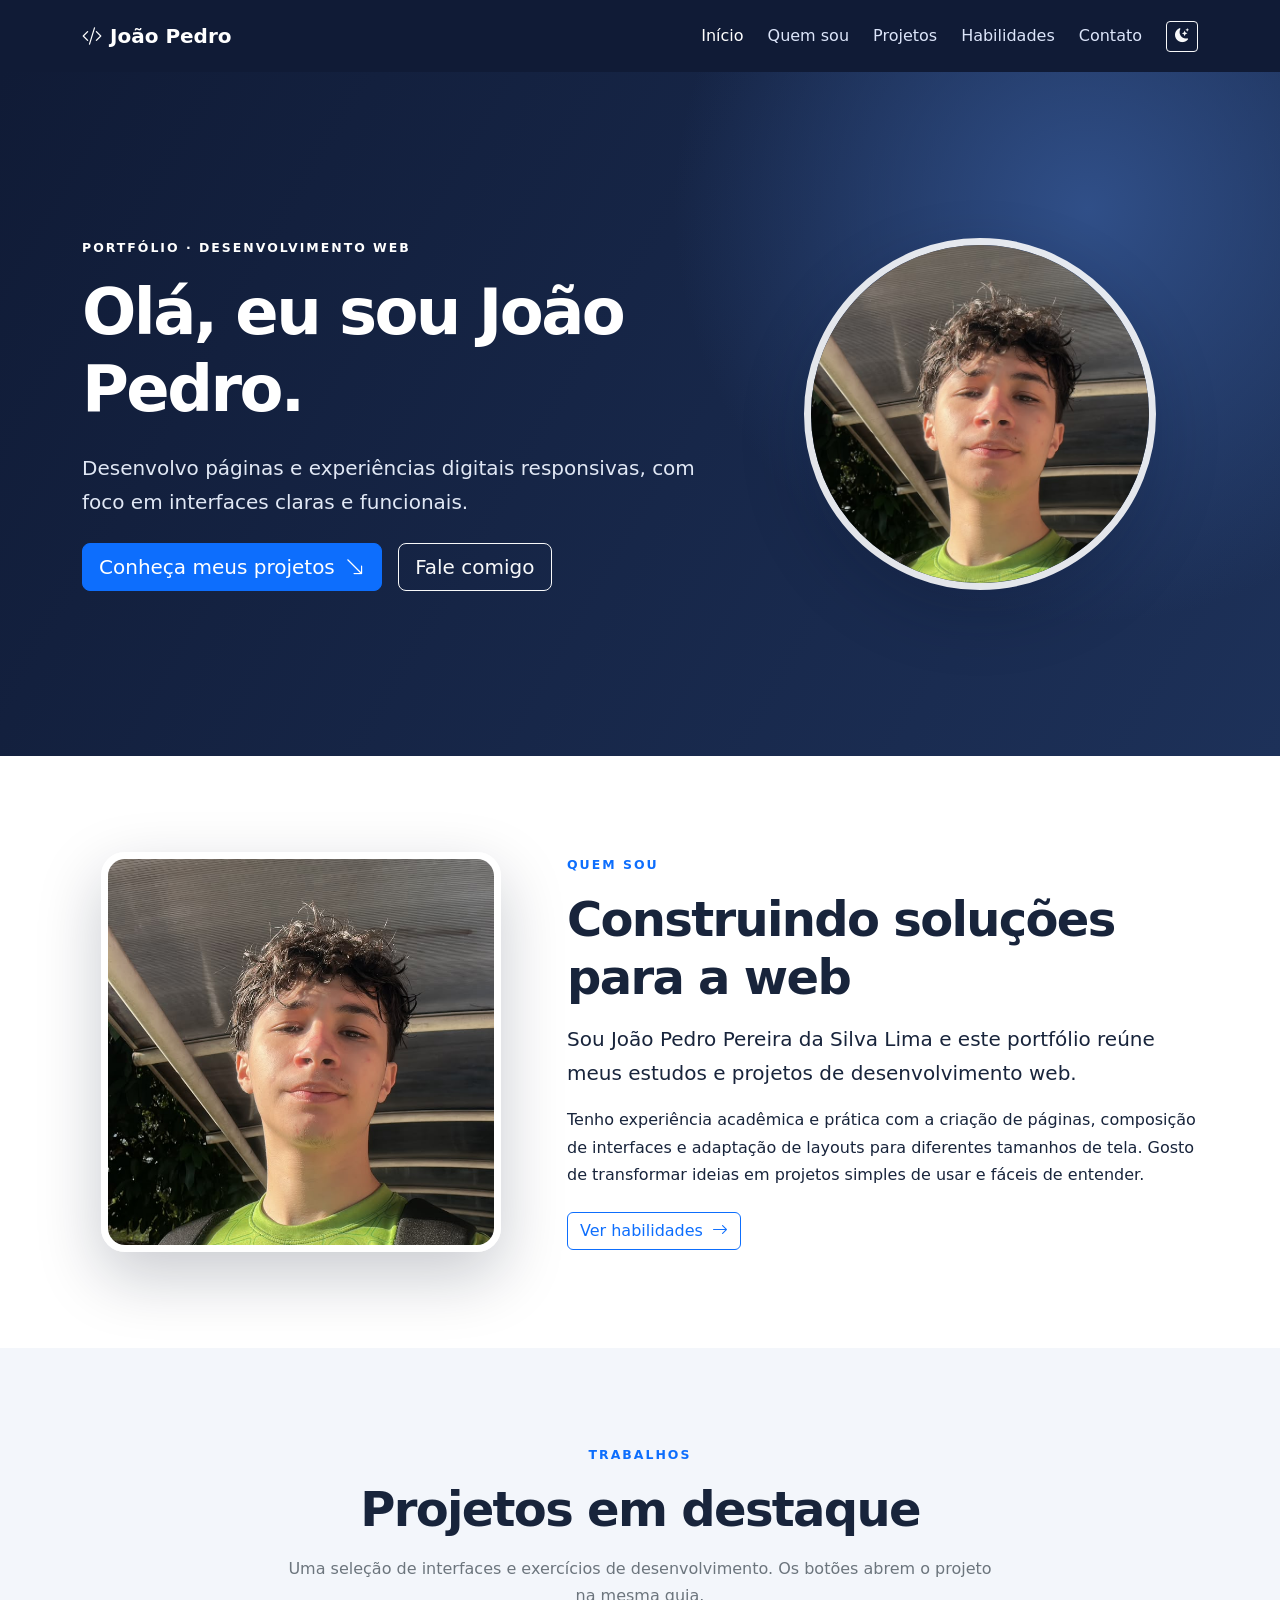
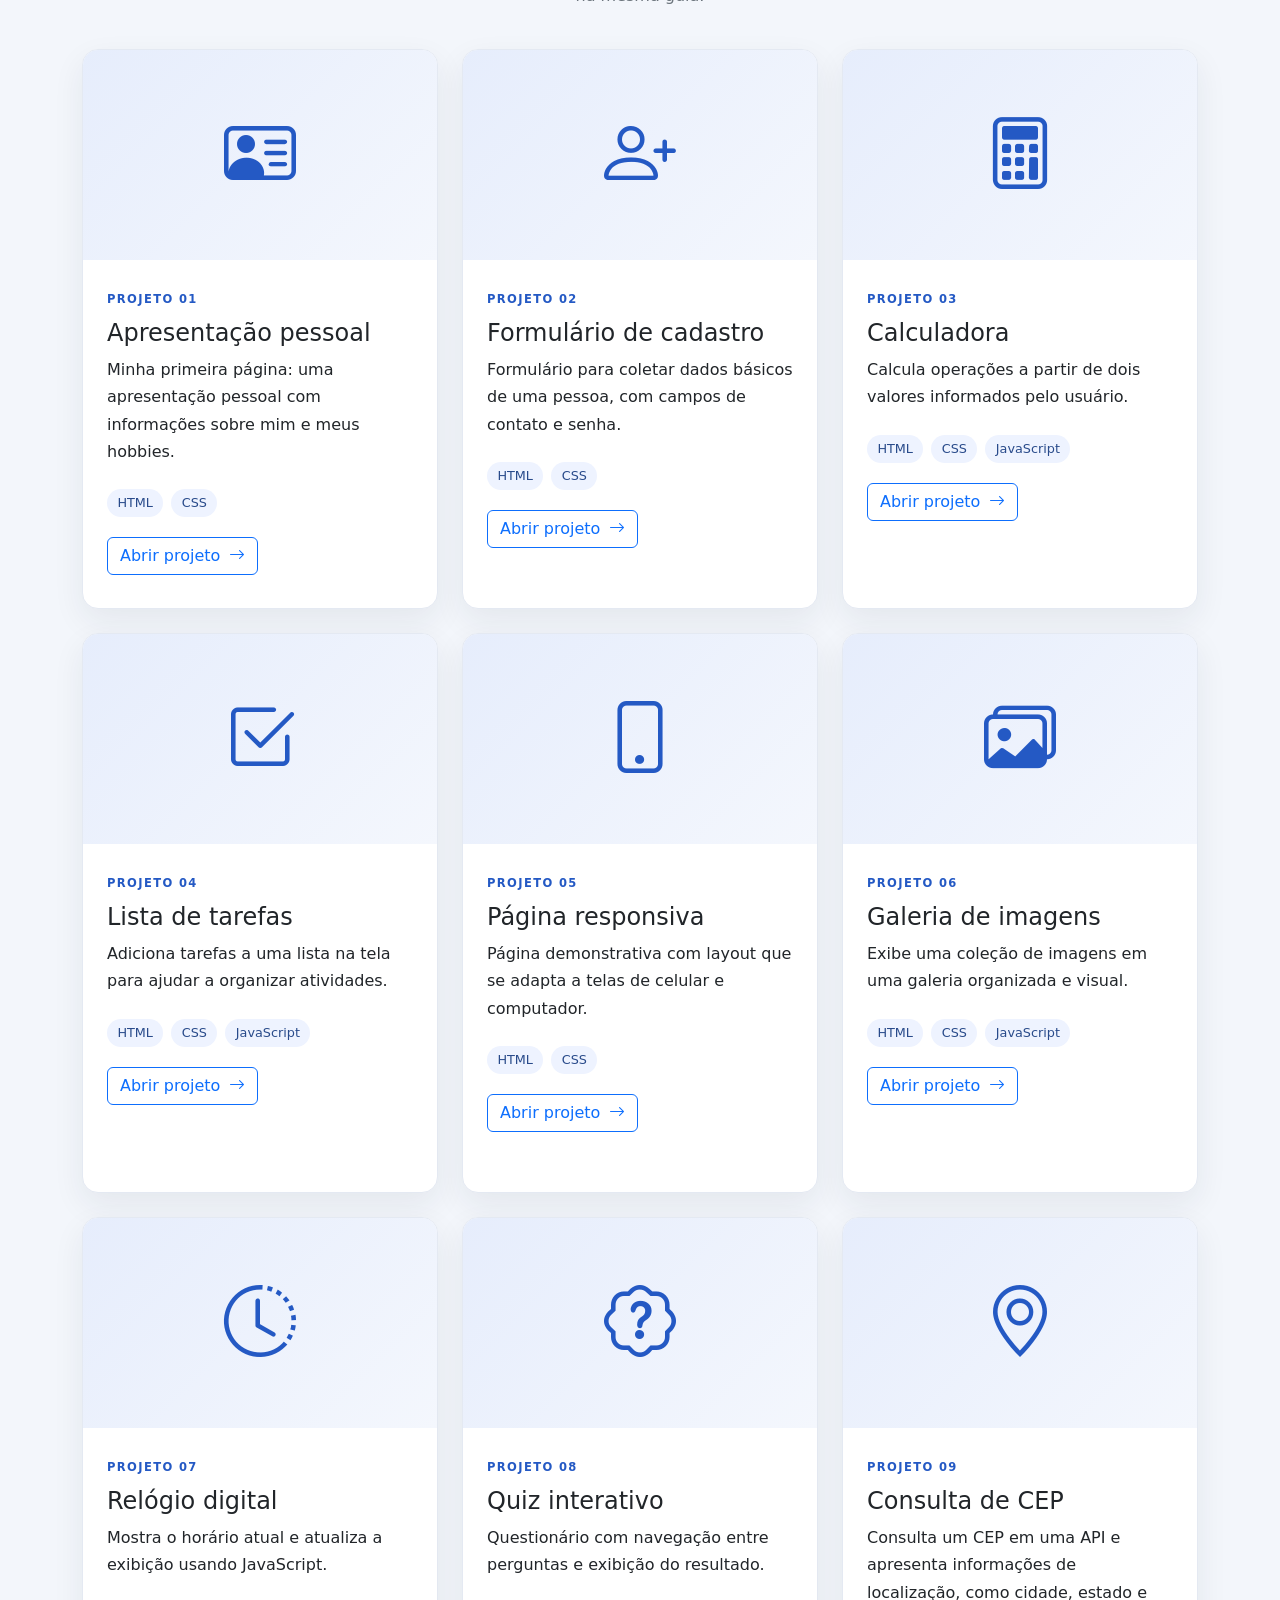
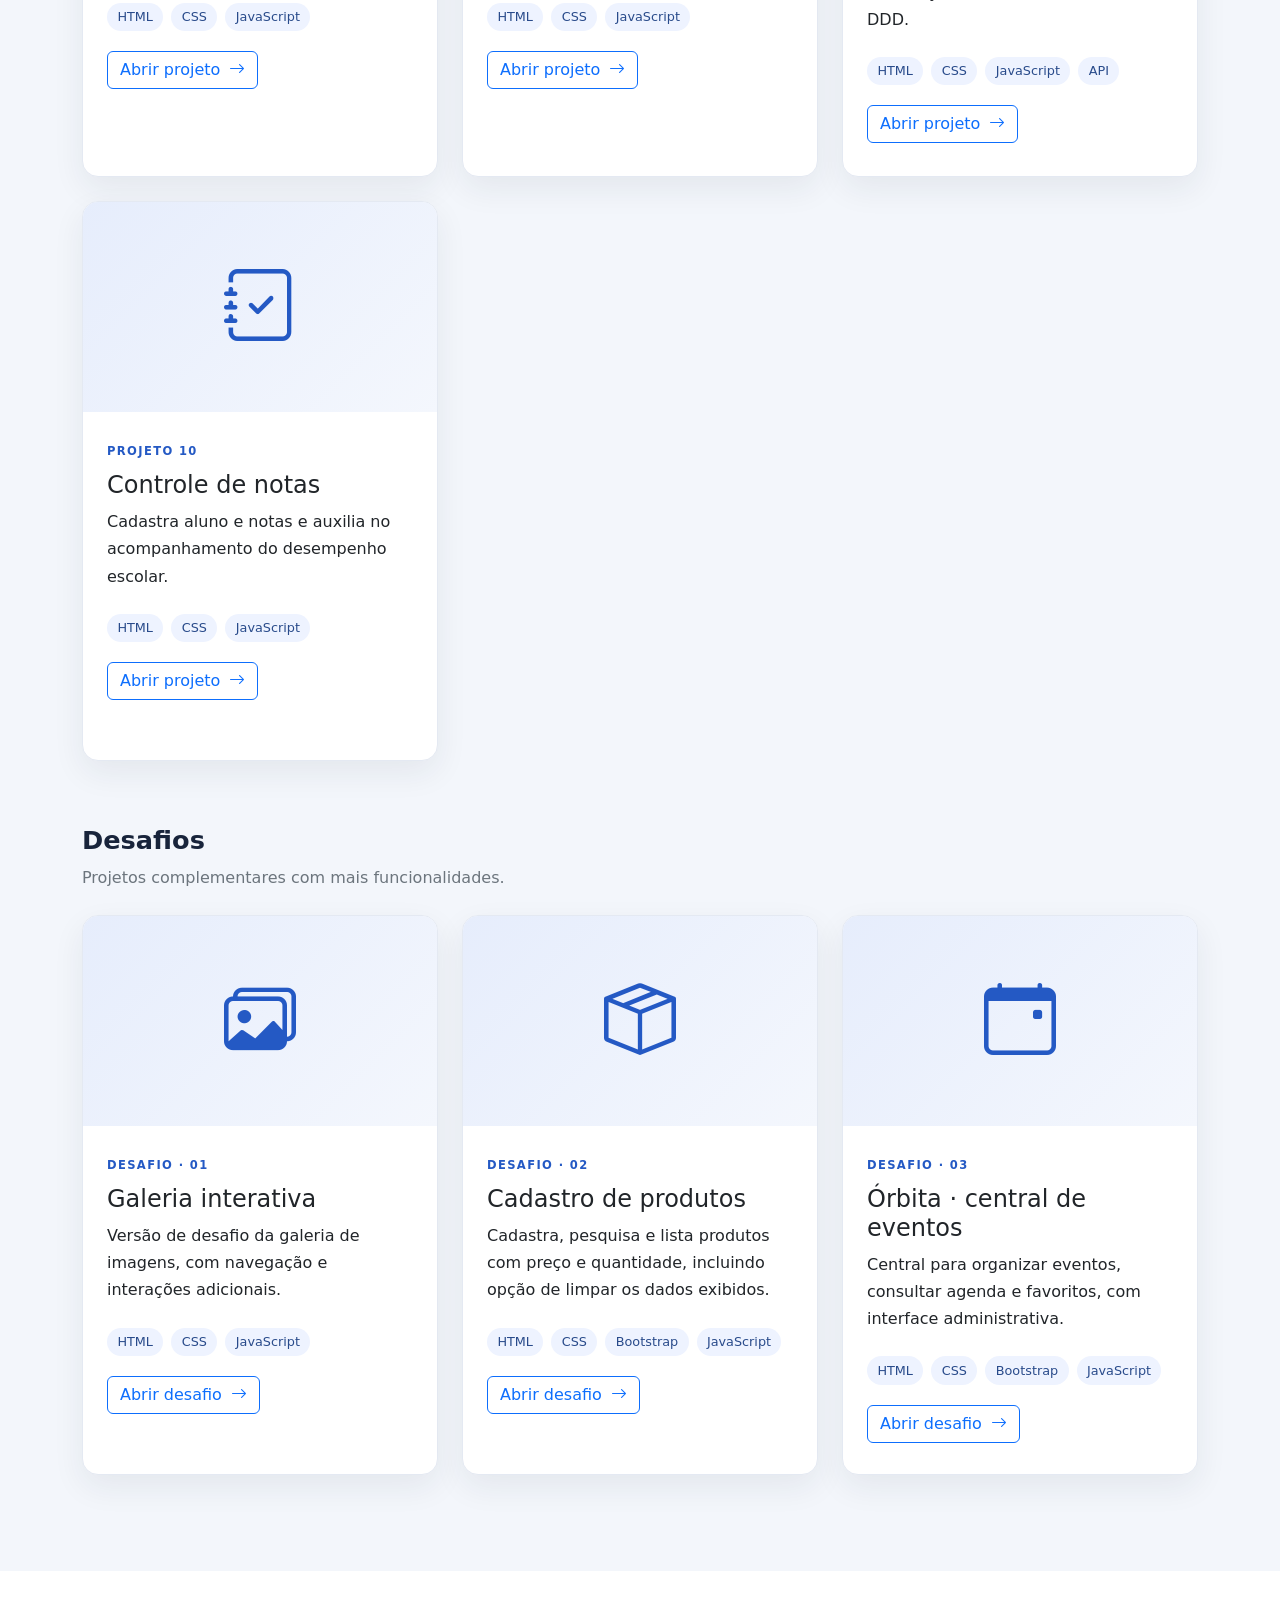
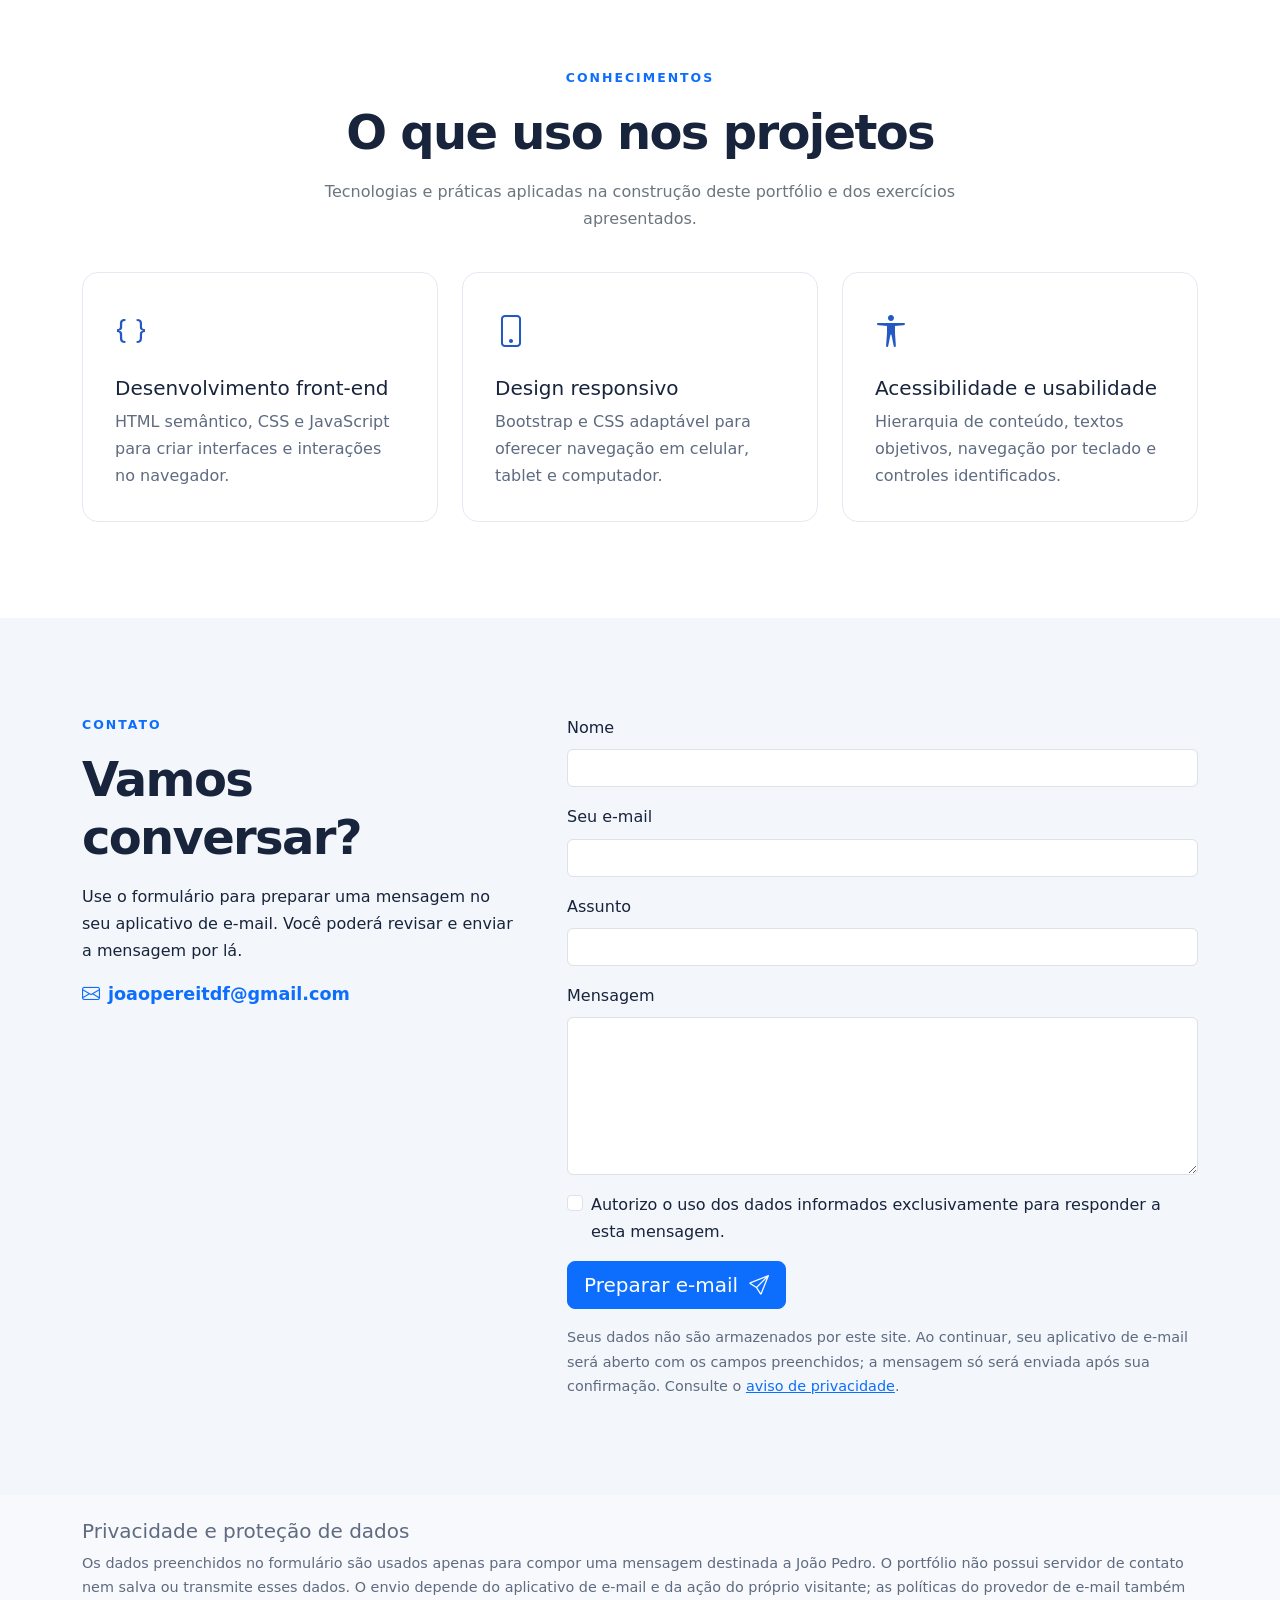
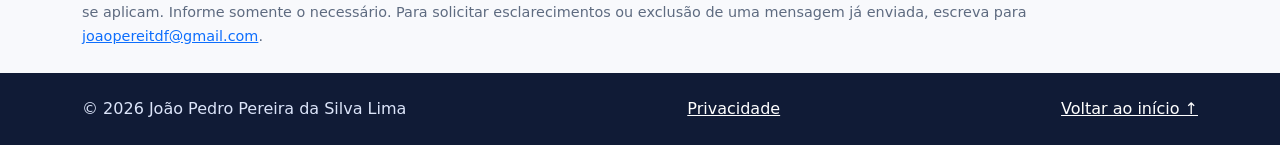
<file: ArquivosPrincipais/index.html>
<!doctype html>
<html lang="pt-BR">

<head>
    <meta charset="utf-8">
    <meta name="viewport" content="width=device-width, initial-scale=1">
    <meta name="description"
        content="Portfólio de João Pedro Pereira da Silva Lima: projetos web, habilidades e contato.">
    <meta name="theme-color" content="#101b36">
    <title>João Pedro | Portfólio de desenvolvimento web</title>
    <link href="https://cdn.jsdelivr.net/npm/bootstrap@5.3.7/dist/css/bootstrap.min.css" rel="stylesheet">
    <link rel="stylesheet" href="https://cdn.jsdelivr.net/npm/bootstrap-icons@1.13.1/font/bootstrap-icons.min.css">
    <link rel="stylesheet" href="style.css">
</head>

<body>
    <a class="skip-link" href="#conteudo">Pular para o conteúdo</a>
    <header class="sticky-top">
        <nav class="navbar navbar-expand-lg navbar-dark">
            <div class="container">
                <a class="navbar-brand fw-bold" href="#inicio"><i class="bi bi-code-slash me-2"></i>João Pedro</a>
                <button class="navbar-toggler" type="button" data-bs-toggle="collapse" data-bs-target="#menu"
                    aria-controls="menu" aria-expanded="false" aria-label="Abrir menu"><span
                        class="navbar-toggler-icon"></span></button>
                <div class="collapse navbar-collapse" id="menu">
                    <ul class="navbar-nav ms-auto align-items-lg-center gap-lg-2">
                        <li class="nav-item"><a class="nav-link active" href="#inicio">Início</a></li>
                        <li class="nav-item"><a class="nav-link" href="#sobre">Quem sou</a></li>
                        <li class="nav-item"><a class="nav-link" href="#projetos">Projetos</a></li>
                        <li class="nav-item"><a class="nav-link" href="#habilidades">Habilidades</a></li>
                        <li class="nav-item"><a class="nav-link" href="#contato">Contato</a></li>
                        <li class="nav-item"><button id="btnDarkMode" class="btn btn-outline-light btn-sm ms-lg-2"
                                type="button" aria-label="Ativar modo escuro" aria-pressed="false"><i
                                    class="bi bi-moon-stars-fill" aria-hidden="true"></i></button></li>
                    </ul>
                </div>
            </div>
        </nav>
    </header>
    <main id="conteudo">
        <section id="inicio" class="hero section-anchor">
            <div class="container py-5">
                <div class="row align-items-center g-5">
                    <div class="col-lg-7 text-white">
                        <p class="eyebrow">PORTFÓLIO · DESENVOLVIMENTO WEB</p>
                        <h1 class="display-3 fw-bold">Olá, eu sou João Pedro.</h1>
                        <p class="lead mt-4">Desenvolvo páginas e experiências digitais responsivas, com foco em
                            interfaces claras e funcionais.</p>
                        <div class="d-flex flex-wrap gap-3 mt-4"><a href="#projetos"
                                class="btn btn-primary btn-lg">Conheça meus projetos <i
                                    class="bi bi-arrow-down-right ms-1"></i></a><a href="#contato"
                                class="btn btn-outline-light btn-lg">Fale comigo</a></div>
                    </div>
                    <div class="col-lg-5 text-center"><img class="profile-photo hero-photo" src="img/FotoPerfil.jpeg"
                            alt="Foto de João Pedro Pereira da Silva Lima"></div>
                </div>
            </div>
        </section>
        <section id="sobre" class="section-anchor section-space">
            <div class="container">
                <div class="row align-items-center g-5">
                    <div class="col-lg-5 text-center"><img class="profile-photo about-photo" src="img/FotoPerfil.jpeg"
                            alt="João Pedro, desenvolvedor web"></div>
                    <div class="col-lg-7">
                        <p class="eyebrow text-primary">QUEM SOU</p>
                        <h2 class="section-title">Construindo soluções para a web</h2>
                        <p class="lead">Sou João Pedro Pereira da Silva Lima e este portfólio reúne meus estudos e
                            projetos de desenvolvimento web.</p>
                        <p>Tenho experiência acadêmica e prática com a criação de páginas, composição de interfaces e
                            adaptação de layouts para diferentes tamanhos de tela. Gosto de transformar ideias em
                            projetos simples de usar e fáceis de entender.</p>
                        <a class="btn btn-outline-primary mt-2" href="#habilidades">Ver habilidades <i
                                class="bi bi-arrow-right ms-1"></i></a>
                    </div>
                </div>
            </div>
        </section>
        <section id="projetos" class="section-anchor section-space bg-soft">
            <div class="container">
                <div class="section-heading">
                    <p class="eyebrow text-primary">TRABALHOS</p>
                    <h2 class="section-title">Projetos em destaque</h2>
                    <p class="text-secondary">Uma seleção de interfaces e exercícios de desenvolvimento. Os botões abrem
                        o projeto na mesma guia.</p>
                </div>
                <div class="row g-4 project-grid">
                    <div class="col-lg-4 col-md-6"><article class="card project-card"><div class="project-preview"><i class="bi bi-person-vcard" aria-hidden="true"></i></div><div class="card-body"><span class="project-type">PROJETO 01</span><h3 class="h4 mt-2">Apresentação pessoal</h3><p>Minha primeira página: uma apresentação pessoal com informações sobre mim e meus hobbies.</p><div class="tech-list"><span>HTML</span><span>CSS</span></div><a href="Projetos/At1/index.html" class="btn btn-outline-primary mt-auto">Abrir projeto <i class="bi bi-arrow-right ms-1"></i></a></div></article></div>
                    <div class="col-lg-4 col-md-6"><article class="card project-card"><div class="project-preview"><i class="bi bi-person-plus" aria-hidden="true"></i></div><div class="card-body"><span class="project-type">PROJETO 02</span><h3 class="h4 mt-2">Formulário de cadastro</h3><p>Formulário para coletar dados básicos de uma pessoa, com campos de contato e senha.</p><div class="tech-list"><span>HTML</span><span>CSS</span></div><a href="Projetos/At2/index.html" class="btn btn-outline-primary mt-auto">Abrir projeto <i class="bi bi-arrow-right ms-1"></i></a></div></article></div>
                    <div class="col-lg-4 col-md-6"><article class="card project-card"><div class="project-preview"><i class="bi bi-calculator" aria-hidden="true"></i></div><div class="card-body"><span class="project-type">PROJETO 03</span><h3 class="h4 mt-2">Calculadora</h3><p>Calcula operações a partir de dois valores informados pelo usuário.</p><div class="tech-list"><span>HTML</span><span>CSS</span><span>JavaScript</span></div><a href="Projetos/At3/index.html" class="btn btn-outline-primary mt-auto">Abrir projeto <i class="bi bi-arrow-right ms-1"></i></a></div></article></div>
                    <div class="col-lg-4 col-md-6"><article class="card project-card"><div class="project-preview"><i class="bi bi-check2-square" aria-hidden="true"></i></div><div class="card-body"><span class="project-type">PROJETO 04</span><h3 class="h4 mt-2">Lista de tarefas</h3><p>Adiciona tarefas a uma lista na tela para ajudar a organizar atividades.</p><div class="tech-list"><span>HTML</span><span>CSS</span><span>JavaScript</span></div><a href="Projetos/At4/index.html" class="btn btn-outline-primary mt-auto">Abrir projeto <i class="bi bi-arrow-right ms-1"></i></a></div></article></div>
                    <div class="col-lg-4 col-md-6"><article class="card project-card"><div class="project-preview"><i class="bi bi-phone" aria-hidden="true"></i></div><div class="card-body"><span class="project-type">PROJETO 05</span><h3 class="h4 mt-2">Página responsiva</h3><p>Página demonstrativa com layout que se adapta a telas de celular e computador.</p><div class="tech-list"><span>HTML</span><span>CSS</span></div><a href="Projetos/At5/index.html" class="btn btn-outline-primary mt-auto">Abrir projeto <i class="bi bi-arrow-right ms-1"></i></a></div></article></div>
                    <div class="col-lg-4 col-md-6"><article class="card project-card"><div class="project-preview"><i class="bi bi-images" aria-hidden="true"></i></div><div class="card-body"><span class="project-type">PROJETO 06</span><h3 class="h4 mt-2">Galeria de imagens</h3><p>Exibe uma coleção de imagens em uma galeria organizada e visual.</p><div class="tech-list"><span>HTML</span><span>CSS</span><span>JavaScript</span></div><a href="Projetos/At6/index.html" class="btn btn-outline-primary mt-auto">Abrir projeto <i class="bi bi-arrow-right ms-1"></i></a></div></article></div>
                    <div class="col-lg-4 col-md-6"><article class="card project-card"><div class="project-preview"><i class="bi bi-clock-history" aria-hidden="true"></i></div><div class="card-body"><span class="project-type">PROJETO 07</span><h3 class="h4 mt-2">Relógio digital</h3><p>Mostra o horário atual e atualiza a exibição usando JavaScript.</p><div class="tech-list"><span>HTML</span><span>CSS</span><span>JavaScript</span></div><a href="Projetos/At7/index.html" class="btn btn-outline-primary mt-auto">Abrir projeto <i class="bi bi-arrow-right ms-1"></i></a></div></article></div>
                    <div class="col-lg-4 col-md-6"><article class="card project-card"><div class="project-preview"><i class="bi bi-patch-question" aria-hidden="true"></i></div><div class="card-body"><span class="project-type">PROJETO 08</span><h3 class="h4 mt-2">Quiz interativo</h3><p>Questionário com navegação entre perguntas e exibição do resultado.</p><div class="tech-list"><span>HTML</span><span>CSS</span><span>JavaScript</span></div><a href="Projetos/At8/index.html" class="btn btn-outline-primary mt-auto">Abrir projeto <i class="bi bi-arrow-right ms-1"></i></a></div></article></div>
                    <div class="col-lg-4 col-md-6"><article class="card project-card"><div class="project-preview"><i class="bi bi-geo-alt" aria-hidden="true"></i></div><div class="card-body"><span class="project-type">PROJETO 09</span><h3 class="h4 mt-2">Consulta de CEP</h3><p>Consulta um CEP em uma API e apresenta informações de localização, como cidade, estado e DDD.</p><div class="tech-list"><span>HTML</span><span>CSS</span><span>JavaScript</span><span>API</span></div><a href="Projetos/At9/index.html" class="btn btn-outline-primary mt-auto">Abrir projeto <i class="bi bi-arrow-right ms-1"></i></a></div></article></div>
                    <div class="col-lg-4 col-md-6"><article class="card project-card"><div class="project-preview"><i class="bi bi-journal-check" aria-hidden="true"></i></div><div class="card-body"><span class="project-type">PROJETO 10</span><h3 class="h4 mt-2">Controle de notas</h3><p>Cadastra aluno e notas e auxilia no acompanhamento do desempenho escolar.</p><div class="tech-list"><span>HTML</span><span>CSS</span><span>JavaScript</span></div><a href="Projetos/At10/index.html" class="btn btn-outline-primary mt-auto">Abrir projeto <i class="bi bi-arrow-right ms-1"></i></a></div></article></div>
                </div>
                <h3 class="challenge-heading">Desafios</h3><p class="text-secondary mb-4">Projetos complementares com mais funcionalidades.</p>
                <div class="row g-4 project-grid">
                    <div class="col-lg-4 col-md-6"><article class="card project-card"><div class="project-preview"><i class="bi bi-images" aria-hidden="true"></i></div><div class="card-body"><span class="project-type">DESAFIO · 01</span><h3 class="h4 mt-2">Galeria interativa</h3><p>Versão de desafio da galeria de imagens, com navegação e interações adicionais.</p><div class="tech-list"><span>HTML</span><span>CSS</span><span>JavaScript</span></div><a href="Projetos/Desafios/At6/index.html" class="btn btn-outline-primary mt-auto">Abrir desafio <i class="bi bi-arrow-right ms-1"></i></a></div></article></div>
                    <div class="col-lg-4 col-md-6"><article class="card project-card"><div class="project-preview"><i class="bi bi-box-seam" aria-hidden="true"></i></div><div class="card-body"><span class="project-type">DESAFIO · 02</span><h3 class="h4 mt-2">Cadastro de produtos</h3><p>Cadastra, pesquisa e lista produtos com preço e quantidade, incluindo opção de limpar os dados exibidos.</p><div class="tech-list"><span>HTML</span><span>CSS</span><span>Bootstrap</span><span>JavaScript</span></div><a href="Projetos/Desafios/desafio1/index.html" class="btn btn-outline-primary mt-auto">Abrir desafio <i class="bi bi-arrow-right ms-1"></i></a></div></article></div>
                    <div class="col-lg-4 col-md-6"><article class="card project-card"><div class="project-preview"><i class="bi bi-calendar-event" aria-hidden="true"></i></div><div class="card-body"><span class="project-type">DESAFIO · 03</span><h3 class="h4 mt-2">Órbita · central de eventos</h3><p>Central para organizar eventos, consultar agenda e favoritos, com interface administrativa.</p><div class="tech-list"><span>HTML</span><span>CSS</span><span>Bootstrap</span><span>JavaScript</span></div><a href="Projetos/Desafios/Desafio2/index.htm" class="btn btn-outline-primary mt-auto">Abrir desafio <i class="bi bi-arrow-right ms-1"></i></a></div></article></div>
                </div>
            </div>
        </section>
        <section id="habilidades" class="section-anchor section-space">
            <div class="container">
                <div class="section-heading">
                    <p class="eyebrow text-primary">CONHECIMENTOS</p>
                    <h2 class="section-title">O que uso nos projetos</h2>
                    <p class="text-secondary">Tecnologias e práticas aplicadas na construção deste portfólio e dos
                        exercícios apresentados.</p>
                </div>
                <div class="row g-4">
                    <div class="col-md-4">
                        <div class="skill-card"><i class="bi bi-braces"></i>
                            <h3 class="h5">Desenvolvimento front-end</h3>
                            <p>HTML semântico, CSS e JavaScript para criar interfaces e interações no navegador.</p>
                        </div>
                    </div>
                    <div class="col-md-4">
                        <div class="skill-card"><i class="bi bi-phone"></i>
                            <h3 class="h5">Design responsivo</h3>
                            <p>Bootstrap e CSS adaptável para oferecer navegação em celular, tablet e computador.</p>
                        </div>
                    </div>
                    <div class="col-md-4">
                        <div class="skill-card"><i class="bi bi-universal-access"></i>
                            <h3 class="h5">Acessibilidade e usabilidade</h3>
                            <p>Hierarquia de conteúdo, textos objetivos, navegação por teclado e controles
                                identificados.</p>
                        </div>
                    </div>
                </div>
            </div>
        </section>
        <section id="contato" class="section-anchor section-space bg-soft">
            <div class="container">
                <div class="row g-5">
                    <div class="col-lg-5">
                        <p class="eyebrow text-primary">CONTATO</p>
                        <h2 class="section-title">Vamos conversar?</h2>
                        <p>Use o formulário para preparar uma mensagem no seu aplicativo de e-mail. Você poderá revisar
                            e enviar a mensagem por lá.</p><a class="contact-email"
                            href="mailto:joaopereitdf@gmail.com"><i
                                class="bi bi-envelope me-2"></i>joaopereitdf@gmail.com</a>
                    </div>
                    <div class="col-lg-7">
                        <form id="formContato">
                            <div class="mb-3"><label for="nome" class="form-label">Nome</label><input type="text"
                                    id="nome" name="Nome" class="form-control" autocomplete="name" maxlength="100"
                                    required></div>
                            <div class="mb-3"><label for="email" class="form-label">Seu e-mail</label><input
                                    type="email" id="email" name="E-mail" class="form-control" autocomplete="email"
                                    maxlength="254" required></div>
                            <div class="mb-3"><label for="assunto" class="form-label">Assunto</label><input type="text"
                                    id="assunto" name="Assunto" class="form-control" maxlength="150" required></div>
                            <div class="mb-3"><label for="mensagem" class="form-label">Mensagem</label><textarea
                                    id="mensagem" name="Mensagem" rows="6" maxlength="3000" class="form-control"
                                    required></textarea></div>
                            <div class="form-check mb-3"><input class="form-check-input" type="checkbox" value="sim"
                                    id="consentimento" required><label class="form-check-label"
                                    for="consentimento">Autorizo o uso dos dados informados exclusivamente para
                                    responder a esta mensagem.</label></div>
                            <button class="btn btn-primary btn-lg" type="submit">Preparar e-mail <i
                                    class="bi bi-send ms-1"></i></button>
                            <p class="privacy-note mt-3 mb-0">Seus dados não são armazenados por este site. Ao
                                continuar, seu aplicativo de e-mail será aberto com os campos preenchidos; a mensagem só
                                será enviada após sua confirmação. Consulte o <a href="#privacidade">aviso de
                                    privacidade</a>.</p>
                        </form>
                    </div>
                </div>
            </div>
        </section>
        <section id="privacidade" class="section-anchor privacy-section py-4">
            <div class="container">
                <h2 class="h5">Privacidade e proteção de dados</h2>
                <p class="mb-0">Os dados preenchidos no formulário são usados apenas para compor uma mensagem destinada
                    a João Pedro. O portfólio não possui servidor de contato nem salva ou transmite esses dados. O envio
                    depende do aplicativo de e-mail e da ação do próprio visitante; as políticas do provedor de e-mail
                    também se aplicam. Informe somente o necessário. Para solicitar esclarecimentos ou exclusão de uma
                    mensagem já enviada, escreva para <a
                        href="mailto:joaopereitdf@gmail.com">joaopereitdf@gmail.com</a>.</p>
            </div>
        </section>
    </main>
    <footer class="site-footer">
        <div class="container d-flex flex-column flex-md-row justify-content-between gap-2"><span>© 2026 João Pedro
                Pereira da Silva Lima</span><a href="#privacidade">Privacidade</a><a href="#inicio">Voltar ao início
                ↑</a></div>
    </footer>
    <button id="btnTopo" class="btn btn-primary rounded-circle" type="button" aria-label="Voltar ao topo"><i
            class="bi bi-arrow-up"></i></button>
    <script src="https://cdn.jsdelivr.net/npm/bootstrap@5.3.7/dist/js/bootstrap.bundle.min.js"></script>
    <script src="script.js" defer></script>
</body>

</html>
</file>
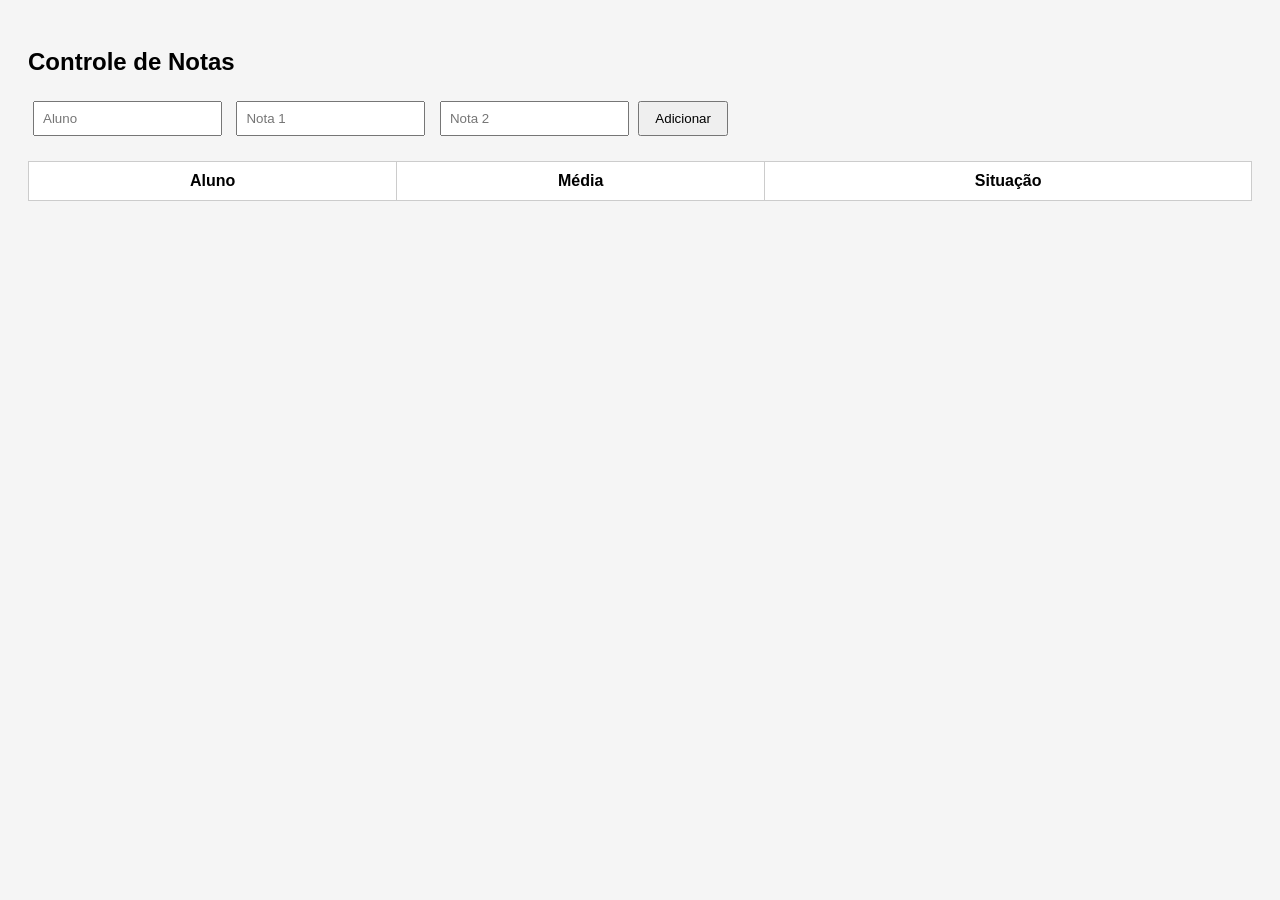
<file: ArquivosPrincipais/Projetos/At10/index.html>
<!DOCTYPE html>
<html lang="pt-BR">
<head>
<meta charset="UTF-8">
<title>Controle de Notas</title>
<link rel="stylesheet" href="style.css">
</head>
<body>

<h2>Controle de Notas</h2>

<input type="text" id="nome" placeholder="Aluno">
<input type="number" id="n1" placeholder="Nota 1">
<input type="number" id="n2" placeholder="Nota 2">

<button onclick="adicionar()">Adicionar</button>

<table>

<tr>
    <th>Aluno</th>
    <th>Média</th>
    <th>Situação</th>
</tr>

<tbody id="tabela"></tbody>

</table>

<script src="script.js"></script>

</body>
</html>
</file>
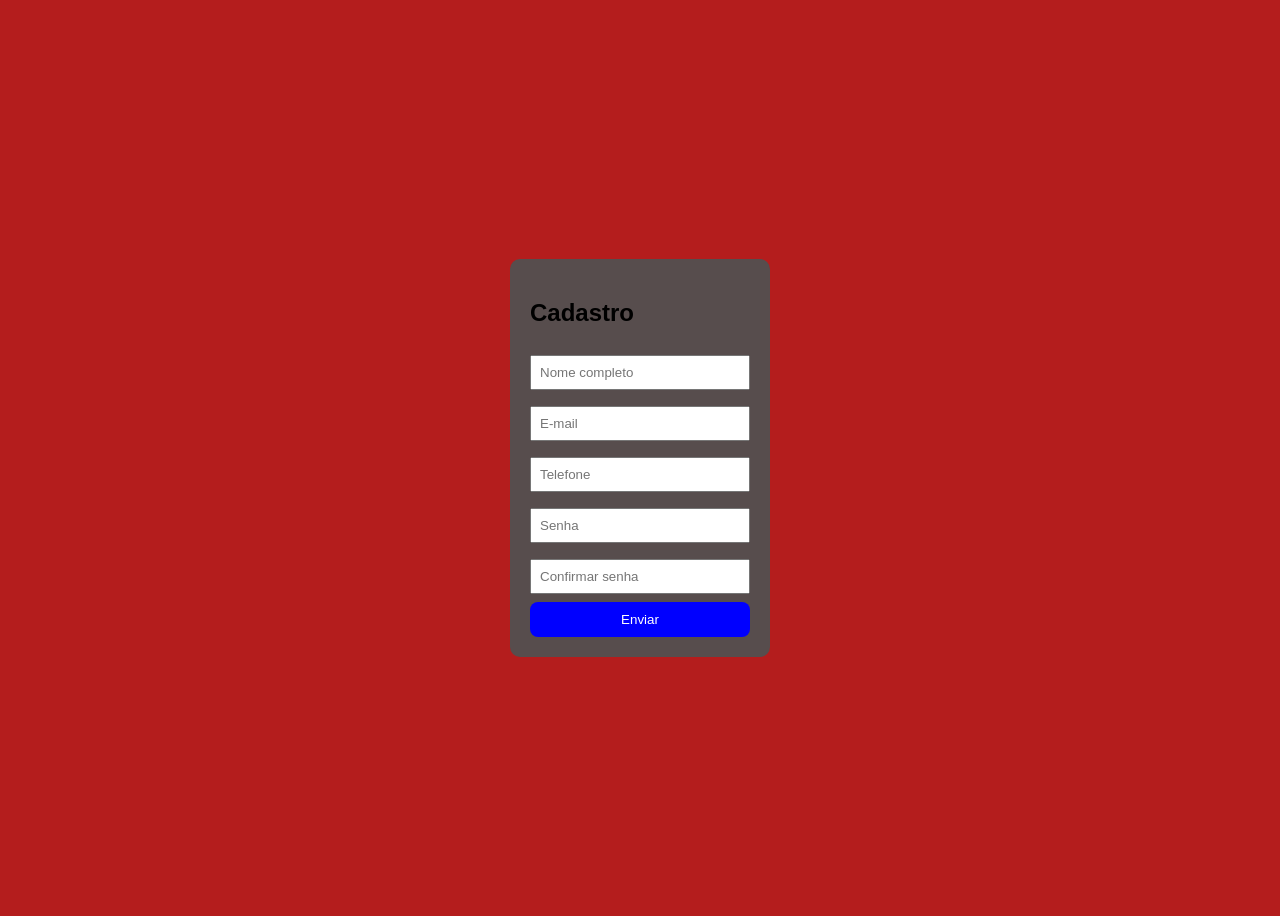
<file: ArquivosPrincipais/Projetos/At2/index.html>
<!DOCTYPE html>
<html lang="pt-br">
<head>
    <meta charset="UTF-8">
    <title>Cadastro</title>
    <link rel="stylesheet" href="style.css">
</head>
<body>

<div class="formulario">

<h2>Cadastro</h2>

<form>

<input type="text" placeholder="Nome completo"><br>

<input type="email" placeholder="E-mail"><br>

<input type="tel" placeholder="Telefone"><br>

<input type="password" placeholder="Senha"><br>

<input type="password" placeholder="Confirmar senha"><br>

<button>Enviar</button>

</form>

</div>

</body>
</html>
</file>
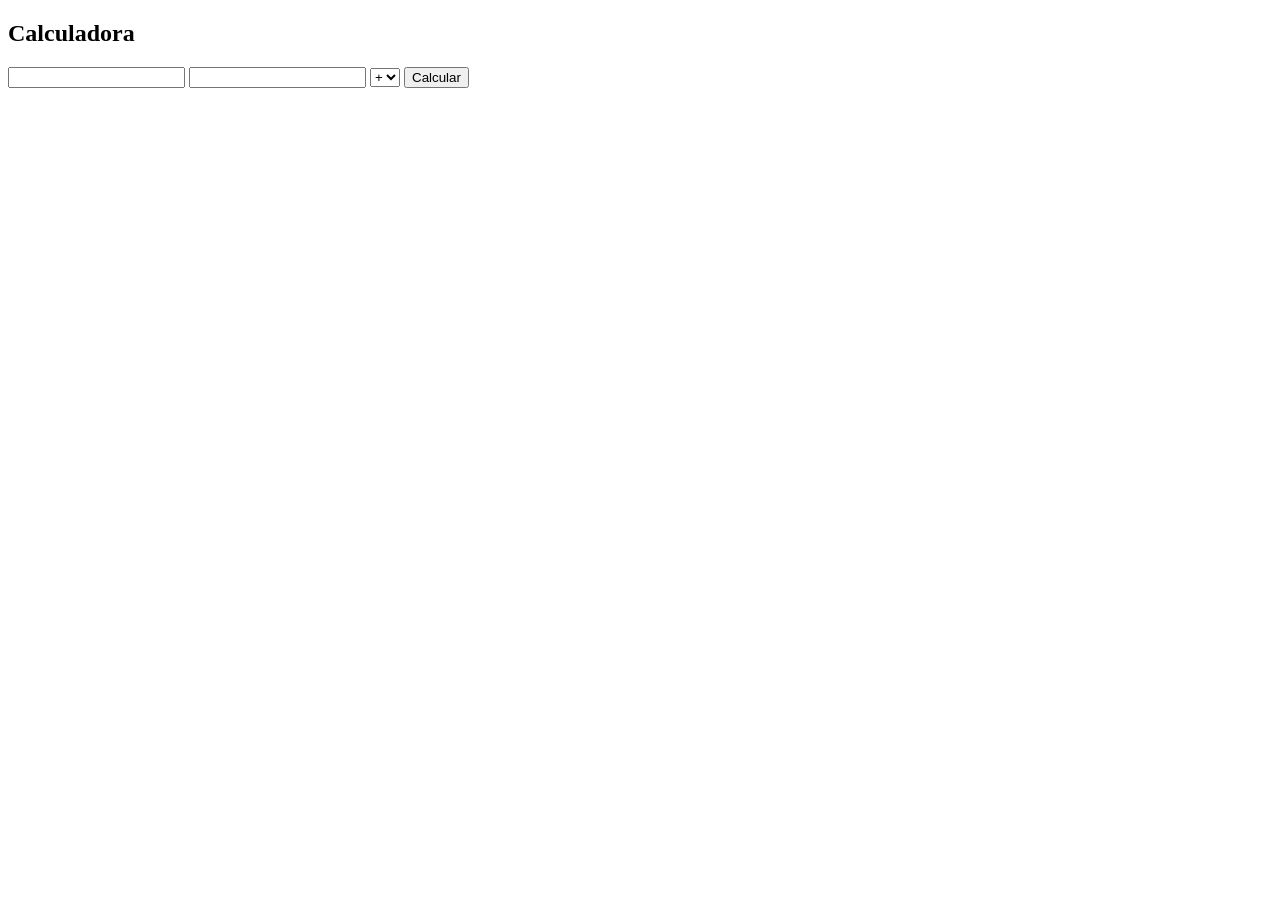
<file: ArquivosPrincipais/Projetos/At3/index.html>
<!DOCTYPE html>
<html lang="pt-br">
<head>
    <meta charset="UTF-8">
    <title>Calculadora</title>
</head>
<body>

<h2>Calculadora</h2>

<input type="number" id="n1">

<input type="number" id="n2">

<select id="op">
    <option value="+">+</option>
    <option value="-">-</option>
    <option value="*">*</option>
    <option value="/">/</option>
</select>

<button onclick="calcular()">
    Calcular
</button>

<h3 id="resultado"></h3>

<script src="script.js"></script>

</body>
</html>
</file>
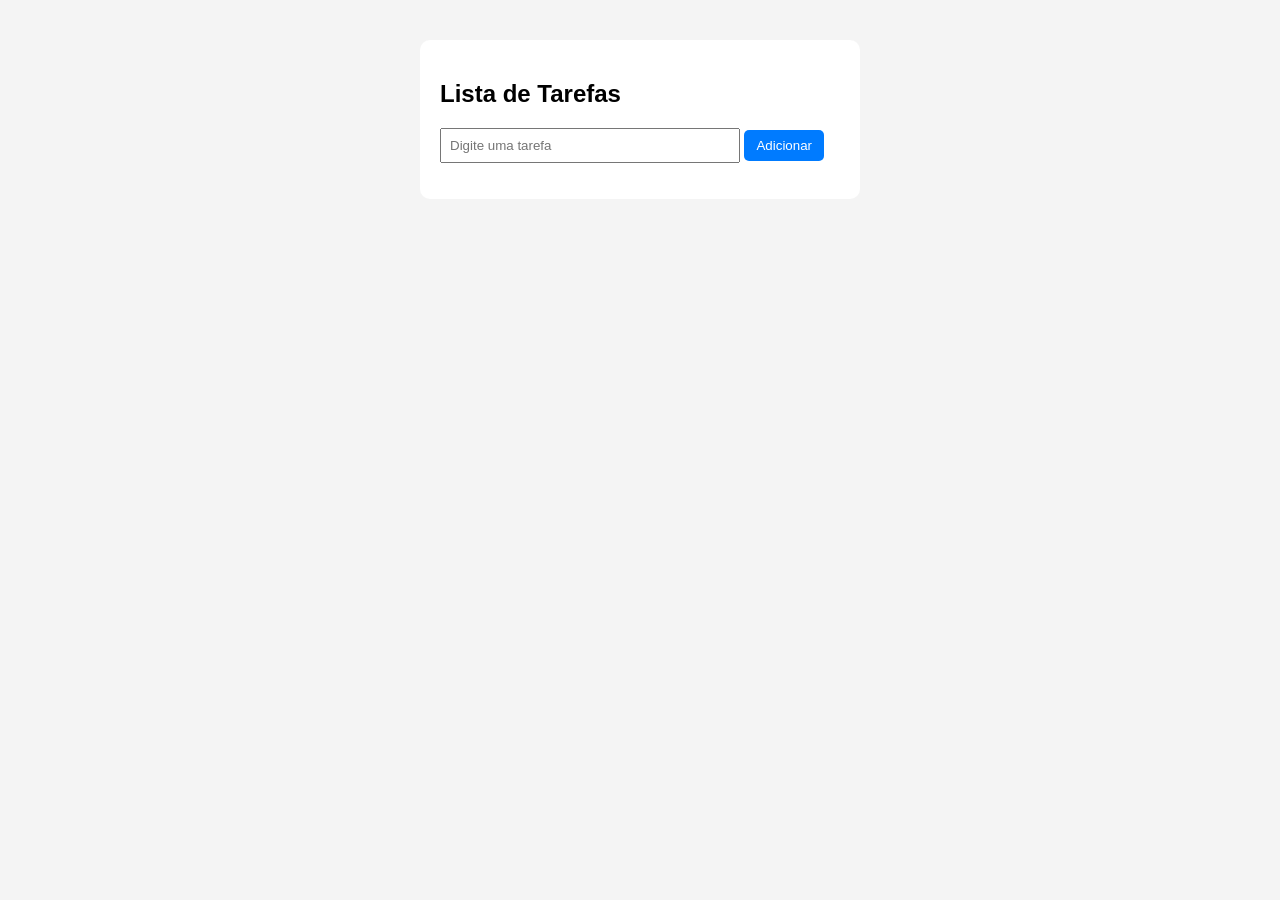
<file: ArquivosPrincipais/Projetos/At4/index.html>
<!DOCTYPE html>
<html lang="pt-BR">
<head>
    <meta charset="UTF-8">
    <title>Lista de Tarefas</title>
    <link rel="stylesheet" href="style.css">
</head>
<body>

<div class="container">
    <h2>Lista de Tarefas</h2>

    <input type="text" id="tarefa" placeholder="Digite uma tarefa">
    <button onclick="adicionar()">Adicionar</button>

    <ul id="lista"></ul>
</div>

<script src="script.js"></script>



</body>
</html>
</file>
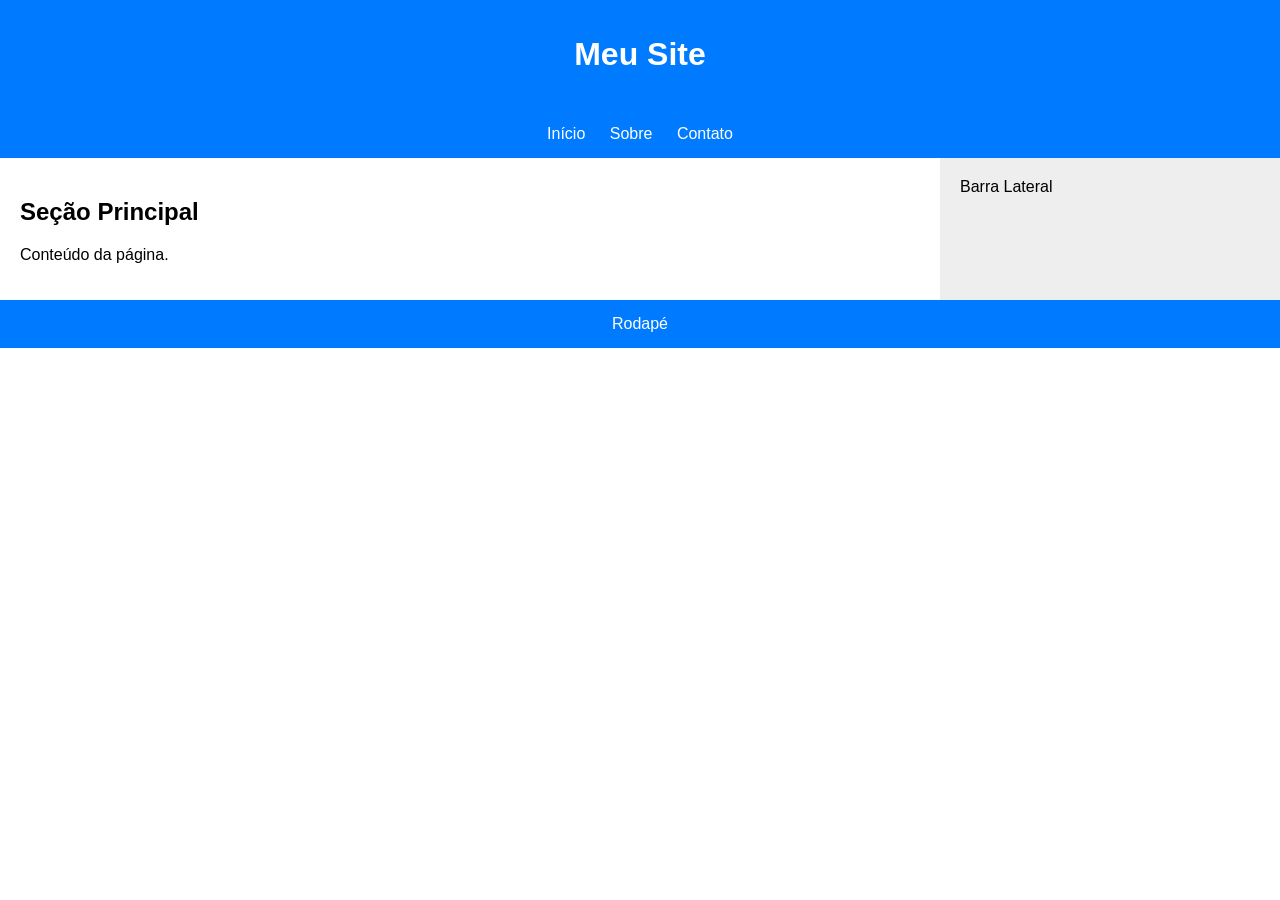
<file: ArquivosPrincipais/Projetos/At5/index.html>
<!DOCTYPE html>
<html lang="pt-BR">
<head>
<meta charset="UTF-8">
<title>Página Responsiva</title>
<link rel="stylesheet" href="style.css">
</head>
<body>

<header>
    <h1>Meu Site</h1>
</header>

<nav>
    <a href="#">Início</a>
    <a href="#">Sobre</a>
    <a href="#">Contato</a>
</nav>

<div class="conteudo">

<main>
    <h2>Seção Principal</h2>
    <p>Conteúdo da página.</p>
</main>

<aside>
    Barra Lateral
</aside>

</div>

<footer>
    Rodapé
</footer>

</body>
</html>
</file>
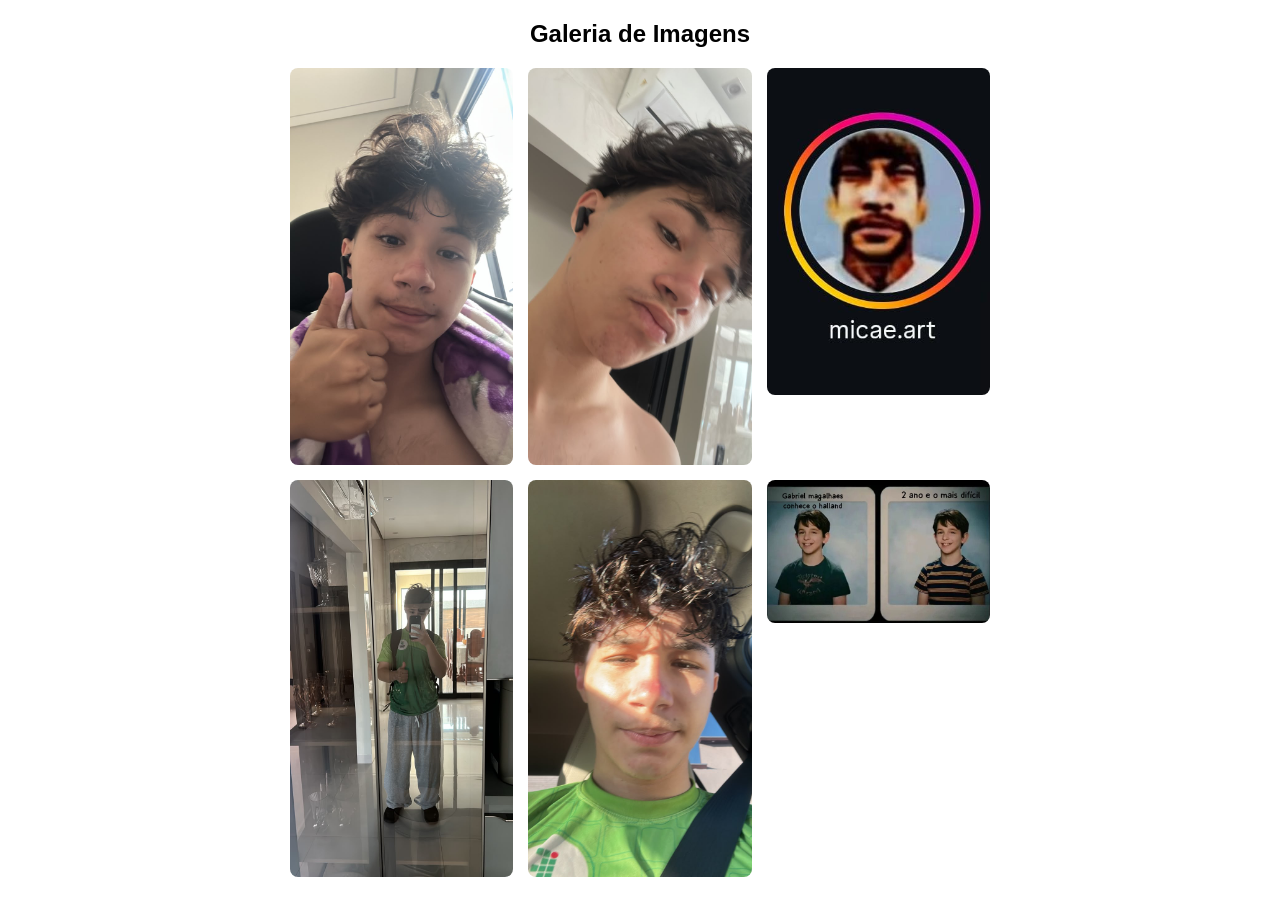
<file: ArquivosPrincipais/Projetos/At6/index.html>
<!DOCTYPE html>
<html lang="pt-BR">
<head>
<meta charset="UTF-8">
<title>Galeria</title>
<link rel="stylesheet" href="style.css">
</head>
<body>

<h2>Galeria de Imagens</h2>

<div class="galeria">

<img src="imgs/WhatsApp Image 2026-08-02 at 09.40.02.jpeg" onclick="abrir(this.src)">
<img src="imgs/WhatsApp Image 2026-08-02 at 10.28.17.jpeg" onclick="abrir(this.src)">
<img src="imgs/WhatsApp Image 2026-08-03 at 12.56.29.jpeg" onclick="abrir(this.src)">
<img src="imgs/WhatsApp Image 2026-08-04 at 07.06.24.jpeg" onclick="abrir(this.src)">
<img src="imgs/WhatsApp Image 2026-08-04 at 07.12.27.jpeg" onclick="abrir(this.src)">
<img src="imgs/WhatsApp Image 2026-08-04 at 08.31.19.jpeg" onclick="abrir(this.src)">

</div>

<div id="modal" onclick="fechar()">
    <img id="imagemGrande">
</div>

<script src="script.js"></script>

</body>
</html>
</file>
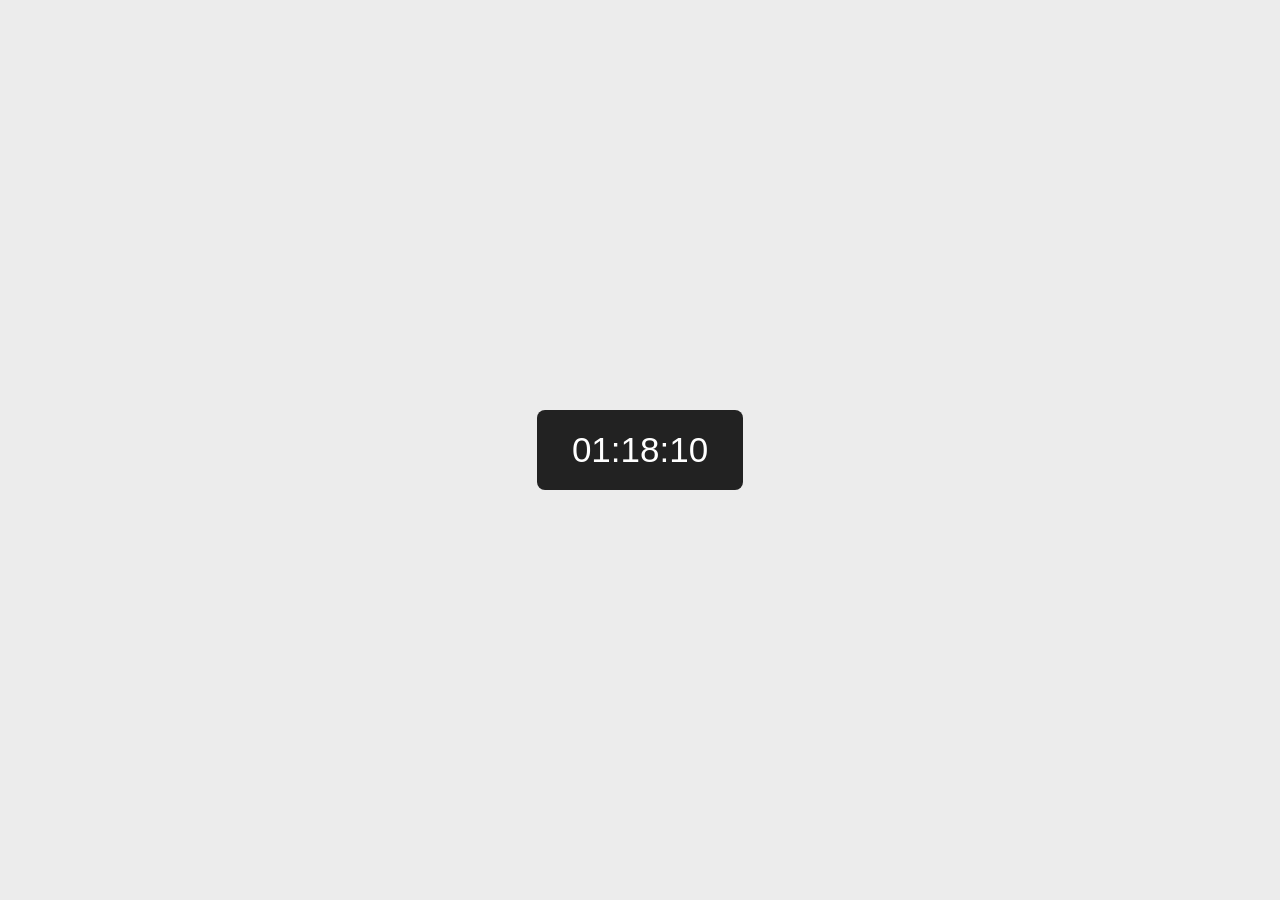
<file: ArquivosPrincipais/Projetos/At7/index.html>
<!DOCTYPE html>
<html lang="pt-BR">
<head>
    <meta charset="UTF-8">
    <title>Relógio</title>
    <link rel="stylesheet" href="style.css">
</head>
<body>

<div class="relogio" id="relogio">
    00:00:00
</div>

<script src="script.js"></script>

</body>
</html>
</file>
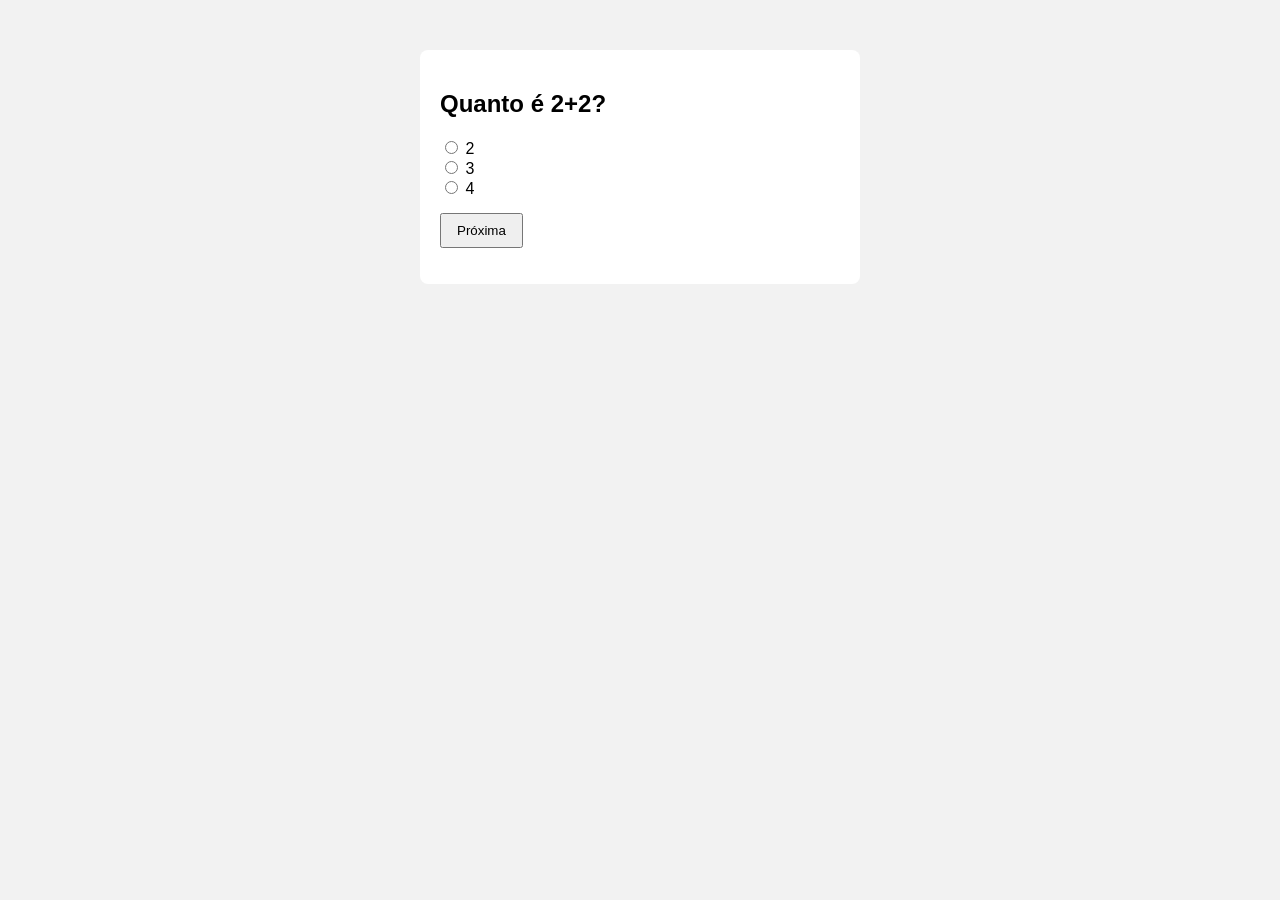
<file: ArquivosPrincipais/Projetos/At8/index.html>
<!DOCTYPE html>
<html lang="pt-BR">
<head>
<meta charset="UTF-8">
<title>Quiz</title>
<link rel="stylesheet" href="style.css">
</head>
<body>

<div class="quiz">

<h2 id="pergunta"></h2>

<div id="respostas"></div>

<button onclick="proxima()">Próxima</button>

<p id="resultado"></p>

</div>

<script src="script.js"></script>

</body>
</html>
</file>
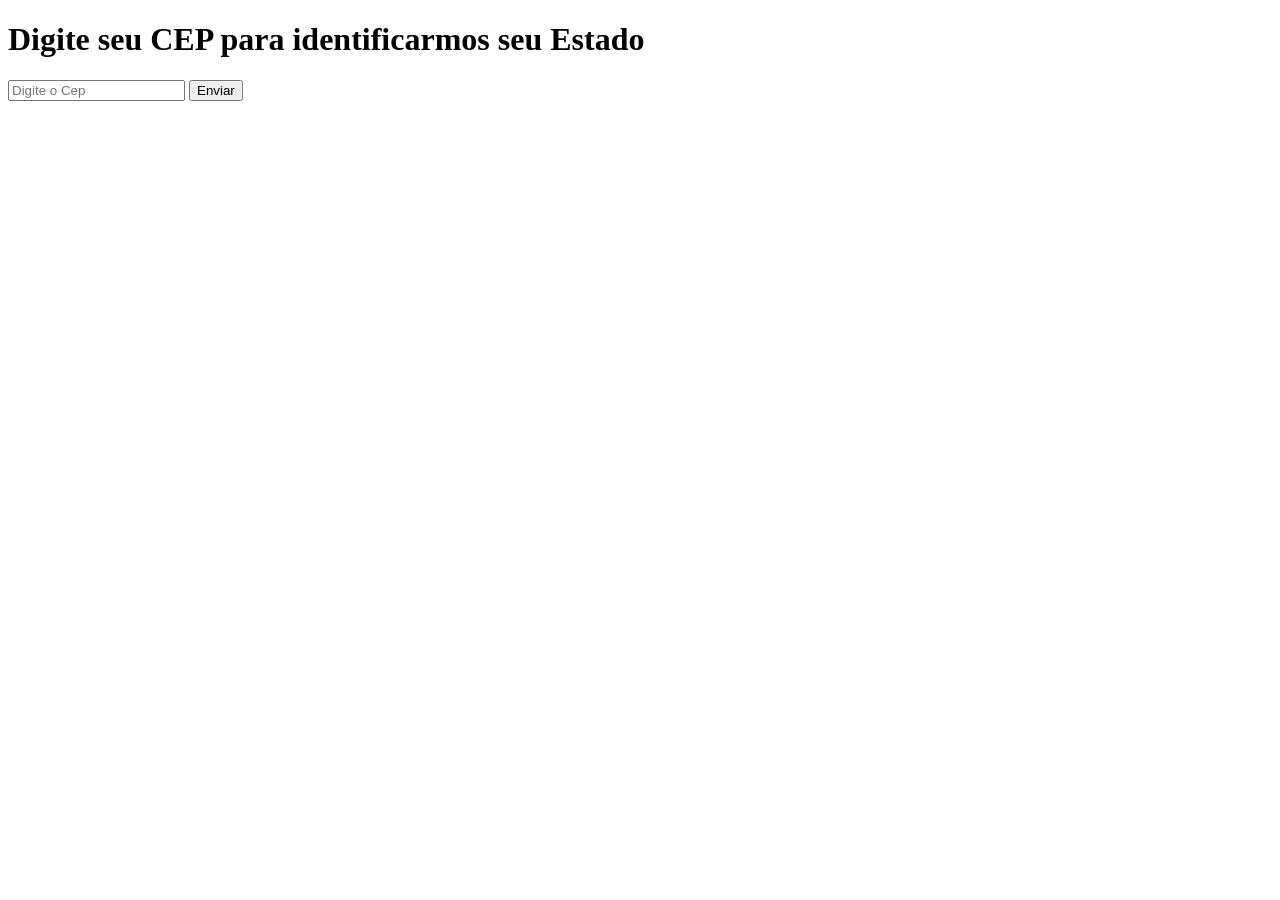
<file: ArquivosPrincipais/Projetos/At9/index.html>
<!DOCTYPE html>
<html lang="en">
<head>
    <meta charset="UTF-8">
    <meta name="viewport" content="width=device-width, initial-scale=1.0">
    <title>consumindo API</title>
</head>
<body>
    <h1>
        Digite seu CEP para identificarmos seu Estado
    </h1>
    <input type="text" id="input" placeholder="Digite o Cep">
    <button id="Btn">Enviar</button>
    <script src="script.js"></script>
    <p id="Estado"></p>
    <p id="Cidade"></p>
    <p id="ddd"></p>
</body>
</html>
</file>
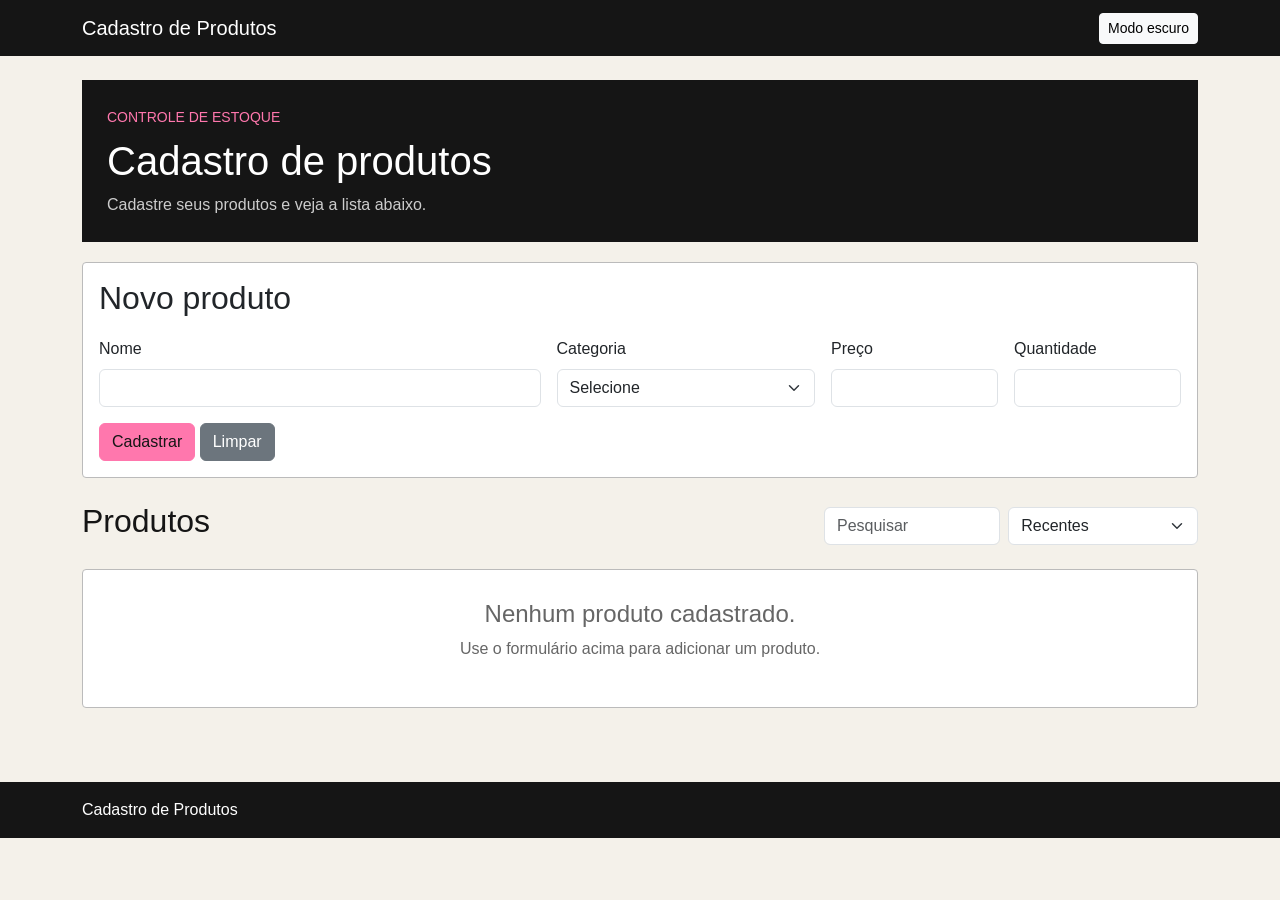
<file: ArquivosPrincipais/Projetos/Desafios/desafio/index.html>
<!DOCTYPE html>
<html lang="pt-BR">
<head>
  <meta charset="UTF-8">
  <meta name="viewport" content="width=device-width, initial-scale=1.0">
  <title>Cadastro de Produtos</title>
  <link href="https://cdn.jsdelivr.net/npm/bootstrap@5.3.3/dist/css/bootstrap.min.css" rel="stylesheet">
  <link rel="stylesheet" href="css/style.css">
</head>
<body>
  <!-- menu de cima -->
  <nav class="navbar navbar-dark">
    <div class="container">
      <span class="navbar-brand">Cadastro de Produtos</span>
      <button id="darkMode" class="btn btn-light btn-sm">Modo escuro</button>
    </div>
  </nav>

  <!-- parte principal -->
  <main class="container py-4">
    <div class="topo">
      <small>CONTROLE DE ESTOQUE</small>
      <h1>Cadastro de produtos</h1>
      <p>Cadastre seus produtos e veja a lista abaixo.</p>
    </div>

    <div id="alertArea"></div>

    <!-- formulario pra cadastrar ou editar -->
    <div class="card mb-4">
      <div class="card-body">
        <h2 id="formTitle">Novo produto</h2>
        <form id="productForm">
          <div class="row g-3">
            <div class="col-md-5">
              <label class="form-label">Nome</label>
              <input id="nome" class="form-control" type="text">
            </div>
            <div class="col-md-3">
              <label class="form-label">Categoria</label>
              <select id="categoria" class="form-select">
                <option value="">Selecione</option>
                <option>Eletrônicos</option>
                <option>Informática</option>
                <option>Casa</option>
                <option>Escritório</option>
                <option>Outros</option>
              </select>
            </div>
            <div class="col-md-2">
              <label class="form-label">Preço</label>
              <input id="preco" class="form-control" type="number" step="0.01">
            </div>
            <div class="col-md-2">
              <label class="form-label">Quantidade</label>
              <input id="quantidade" class="form-control" type="number">
            </div>
          </div>
          <div class="mt-3">
            <button id="submitBtn" class="btn btn-main" type="submit">Cadastrar</button>
            <button id="clearBtn" class="btn btn-secondary" type="button">Limpar</button>
          </div>
        </form>
      </div>
    </div>

    <!-- pesquisa e ordem dos produtos -->
    <div class="d-flex justify-content-between align-items-center mb-3 gap-2">
      <h2>Produtos</h2>
      <div class="d-flex gap-2">
        <input id="searchInput" class="form-control" type="search" placeholder="Pesquisar">
        <select id="sortSelect" class="form-select">
          <option value="recent">Recentes</option>
          <option value="low">Menor preço</option>
          <option value="high">Maior preço</option>
        </select>
      </div>
    </div>

    <!-- os produtos aparecem aqui -->
    <div id="productList" class="row g-3"></div>
    <div id="emptyState" class="empty">
      <h4>Nenhum produto cadastrado.</h4>
      <p>Use o formulário acima para adicionar um produto.</p>
    </div>
  </main>

  <footer><div class="container py-3">Cadastro de Produtos</div></footer>
  <script src="js/script.js"></script>
</body>
</html>
</file>
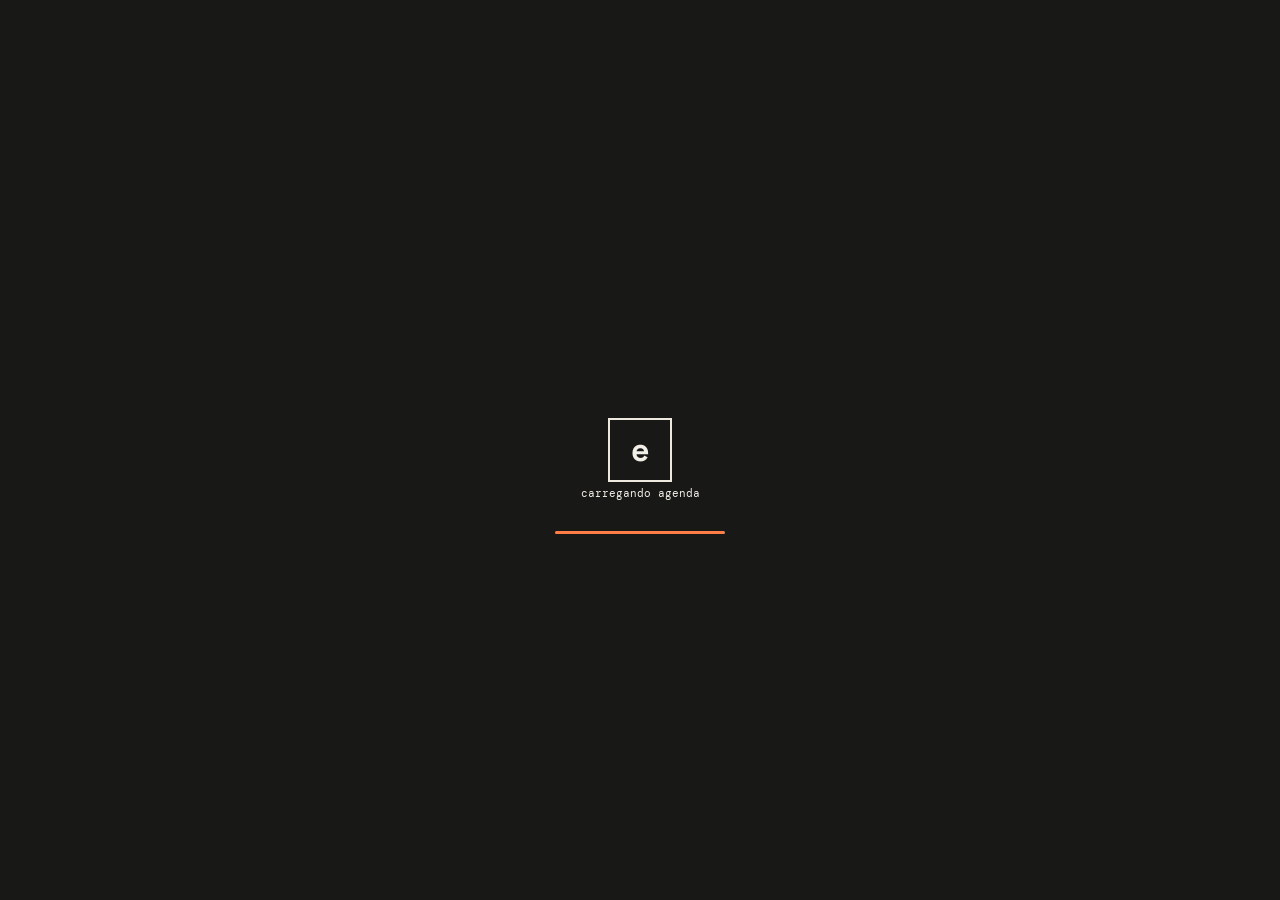
<file: ArquivosPrincipais/Projetos/Desafios/Desafio2/index.htm>
<!doctype html>
<html lang="pt-BR">

<head>
  <meta charset="utf-8">
  <meta name="viewport" content="width=device-width, initial-scale=1">
  <title>Órbita — Central de Eventos</title>
  <link href="https://cdn.jsdelivr.net/npm/bootstrap@5.3.3/dist/css/bootstrap.min.css" rel="stylesheet">
  <link href="css/style.css" rel="stylesheet">
</head>

<body>
  <div id="splash" class="splash">
    <div class="orbital-logo"><b>e</b></div>
    <p>carregando agenda</p>
    <div class="progress">
      <div class="progress-bar"></div>
    </div>
  </div>
  <div id="loginScreen" class="login-screen d-none">
    <section class="login-card">
      <div class="orbital-logo"><b>e</b></div>
      <p class="eyebrow">ÁREA DO ORGANIZADOR</p>
      <h1>Olá, vamos começar?</h1>
      <p>Organize seus eventos de um jeito mais leve.</p>
      <form id="loginForm" class="mt-4"><label class="form-label">Usuário</label><input class="form-control"
          id="loginUser" value="Administrador" required><label class="form-label mt-3">Senha</label><input
          class="form-control" id="loginPass" type="password" value="Senha" required><button
          class="btn btn-lime w-100 mt-4">Entrar</button><small>Demo: Administrador / Senha</small></form>
    </section>
  </div>
  <div id="appShell" class="d-none">
    <header class="topbar"><button id="sideToggle" class="icon-btn" title="Alternar navegação">☰</button><a
        class="brand" href="#dashboard"><span class="brand-mark">e</span><span>encontro<small>agenda de
            eventos</small></span></a>
      <div class="top-actions"><button id="themeToggle" class="icon-btn" title="Tema">☼</button>
        <div class="dropdown"><button class="icon-btn position-relative" data-bs-toggle="dropdown"
            title="Notificações">●<span id="notifCount" class="notification-dot"></span></button>
          <ul id="notifList" class="dropdown-menu dropdown-menu-end notification-menu"></ul>
        </div><button id="logoutBtn" class="avatar" title="Sair">A</button>
      </div>
    </header>
    <aside id="sidebar" class="sidebar">
      <p class="nav-label">MENU</p>
      <nav><a href="#dashboard" data-view="dashboard" class="active"><span>⌂</span><b>Visão geral</b></a><a
          href="#eventos" data-view="eventos"><span>□</span><b>Eventos</b></a><a href="#favoritos"
          data-view="favoritos"><span>♡</span><b>Favoritos</b></a></nav>
      <div class="sidebar-bottom">
        <div class="tip">☼ <span><b>Dica rápida</b><br>Encontre seus eventos usando a busca.</span></div>
      </div>
    </aside>
    <main class="main">
      <section id="dashboardView" class="view">
        <div class="hero">
          <div>
            <p class="eyebrow">VISÃO GERAL</p>
            <h1>Eventos, sem<br><em>complicação.</em></h1>
            <p>O essencial da sua agenda em um só lugar.</p>
          </div><button class="btn btn-lime btn-orbit" data-action="new-event">Novo evento <span>+</span></button>
        </div>
        <div id="metricCards" class="row g-3"></div>
        <div class="row g-4 mt-1">
          <div class="col-lg-7">
            <article class="panel chart-panel">
              <div class="panel-head">
                <div>
                  <p class="eyebrow">RESUMO</p>
                  <h3>Como está sua agenda</h3>
                </div><span class="live-pill">ATUALIZADO</span>
              </div>
              <div id="cssChart" class="css-chart"></div>
            </article>
          </div>
          <div class="col-lg-5">
            <article class="panel">
              <p class="eyebrow">PRÓXIMO EVENTO</p>
              <div id="nextEvent" class="next-event"></div>
            </article>
            <article class="panel mt-4">
              <p class="eyebrow">ATIVIDADE</p>
              <div id="dashNotifs" class="feed"></div>
            </article>
          </div>
        </div>
      </section>
      <section id="eventosView" class="view d-none">
        <div class="view-head">
          <div>
            <p class="eyebrow">GERENCIAMENTO</p>
            <h1>Meus <em>eventos</em></h1>
          </div><button class="btn btn-lime" data-action="new-event">+ Criar evento</button>
        </div>
        <article class="panel filter-panel">
          <div class="input-group search-wrap"><span class="input-group-text">⌕</span><input id="searchInput"
              class="form-control" placeholder="Buscar nome, categoria ou local..."></div>
          <div class="filter-grid"><select id="categoryFilter" class="form-select">
              <option value="">Todas as categorias</option>
            </select><select id="statusFilter" class="form-select">
              <option value="">Qualquer status</option>
              <option value="disponivel">Disponível</option>
              <option value="ultimas">Últimas vagas</option>
              <option value="lotado">Lotado</option>
            </select><select id="monthFilter" class="form-select">
              <option value="">Todos os meses</option>
            </select><select id="sortSelect" class="form-select">
              <option value="date">Ordenar: data</option>
              <option value="name">Ordenar: nome</option>
              <option value="participants">Ordenar: participantes</option>
              <option value="capacity">Ordenar: vagas</option>
            </select></div>
        </article>
        <div id="eventGrid" class="event-grid"></div>
        <nav>
          <ul id="pagination" class="pagination pagination-sm justify-content-center mt-4"></ul>
        </nav>
      </section>
      <section id="favoritosView" class="view d-none">
        <div class="view-head">
          <div>
            <p class="eyebrow">LISTA SALVA</p>
            <h1>Meus <em>favoritos</em></h1>
          </div>
        </div>
        <div id="favoritesGrid" class="event-grid"></div>
      </section>
    </main>
    <footer>Sistema de gerenciamento de eventos <span>Dados salvos neste navegador</span></footer>
  </div>
  <div class="offcanvas offcanvas-start" tabindex="-1" id="mobileNav">
    <div class="offcanvas-header"><b>ÓRBITA</b><button class="btn-close" data-bs-dismiss="offcanvas"></button></div>
    <div class="offcanvas-body">
      <div id="mobileLinks"></div>
    </div>
  </div>
  <div class="modal fade" id="eventModal" tabindex="-1">
    <div class="modal-dialog modal-lg modal-dialog-scrollable">
      <div class="modal-content">
        <div class="modal-header">
          <div>
            <p class="eyebrow mb-1">NOVA COORDENADA</p>
            <h4 id="eventModalTitle">Criar evento</h4>
          </div><button class="btn-close" data-bs-dismiss="modal"></button>
        </div>
        <form id="eventForm" novalidate>
          <div class="modal-body"><input id="eventId" type="hidden">
            <div class="row g-3">
              <div class="col-md-8"><label class="form-label">Nome da experiência</label><input id="eventName"
                  class="form-control" required></div>
              <div class="col-md-4"><label class="form-label">Categoria</label><input id="eventCategory"
                  class="form-control" list="categories" required><datalist id="categories">
                  <option>Arte</option>
                  <option>Tecnologia</option>
                  <option>Música</option>
                  <option>Gastronomia</option>
                  <option>Negócios</option>
                </datalist></div>
              <div class="col-md-6"><label class="form-label">Local</label><input id="eventLocation"
                  class="form-control" required></div>
              <div class="col-md-3"><label class="form-label">Data</label><input id="eventDate" type="date"
                  class="form-control" required></div>
              <div class="col-md-3"><label class="form-label">Hora</label><input id="eventTime" type="time"
                  class="form-control" required></div>
              <div class="col-md-4"><label class="form-label">Limite de vagas</label><input id="eventCapacity"
                  type="number" min="1" class="form-control" required></div>
              <div class="col-md-8"><label class="form-label">Imagem da órbita</label><input id="eventImage" type="file"
                  accept="image/*" class="form-control"><input id="eventImageData" type="hidden"></div>
              <div class="col-12"><img id="imagePreview" class="image-preview d-none" alt="Prévia da imagem"></div>
              <div class="col-12"><label class="form-label">Descrição</label><textarea id="eventDescription"
                  class="form-control" rows="3" required></textarea></div>
            </div>
          </div>
          <div class="modal-footer"><button type="button" class="btn btn-ghost"
              data-bs-dismiss="modal">Cancelar</button><button class="btn btn-lime">Salvar coordenada</button></div>
        </form>
      </div>
    </div>
  </div>
  <div class="modal fade" id="detailModal" tabindex="-1">
    <div class="modal-dialog modal-lg modal-dialog-scrollable">
      <div class="modal-content">
        <div class="modal-header">
          <h4 id="detailTitle"></h4><button class="btn-close" data-bs-dismiss="modal"></button>
        </div>
        <div id="detailBody" class="modal-body"></div>
      </div>
    </div>
  </div>
  <div class="modal fade" id="participantModal" tabindex="-1">
    <div class="modal-dialog">
      <div class="modal-content">
        <div class="modal-header">
          <div>
            <p class="eyebrow mb-1">LISTA DE EMBARQUE</p>
            <h4>Adicionar participante</h4>
          </div><button class="btn-close" data-bs-dismiss="modal"></button>
        </div>
        <form id="participantForm" novalidate>
          <div class="modal-body"><input id="participantEventId" type="hidden"><label
              class="form-label">Nome</label><input id="participantName" class="form-control" required><label
              class="form-label mt-3">E-mail</label><input id="participantEmail" type="email" class="form-control"
              required><label class="form-label mt-3">Telefone</label><input id="participantPhone" class="form-control"
              maxlength="15" required><label class="form-label mt-3">CPF</label><input id="participantCpf"
              class="form-control" maxlength="14" required></div>
          <div class="modal-footer"><button class="btn btn-lime">Confirmar embarque</button></div>
        </form>
      </div>
    </div>
  </div>
  <div class="modal fade" id="confirmModal" tabindex="-1">
    <div class="modal-dialog modal-sm modal-dialog-centered">
      <div class="modal-content">
        <div class="modal-body text-center p-4">
          <div class="danger-orb">!</div>
          <h4>Desfazer esta órbita?</h4>
          <p class="text-muted">O evento e seus participantes serão removidos.</p><button id="confirmDelete"
            class="btn btn-danger w-100">Sim, remover</button><button class="btn btn-ghost w-100 mt-2"
            data-bs-dismiss="modal">Manter evento</button>
        </div>
      </div>
    </div>
  </div>
  <div class="toast-container position-fixed bottom-0 end-0 p-3" id="toastBox"></div>
  <script src="https://cdn.jsdelivr.net/npm/bootstrap@5.3.3/dist/js/bootstrap.bundle.min.js"></script>
  <script src="js/storage.js"></script>
  <script src="js/eventos.js"></script>
  <script src="js/participantes.js"></script>
  <script src="js/app.js"></script>
</body>

</html>
</file>
<file: ArquivosPrincipais/style.css>
:root {
    --ink: #18243b;
    --muted: #5e6b80;
    --paper: #fff;
    --soft: #f3f6fb;
    --accent: #2459c4;
}

html {
    scroll-behavior: smooth;
    scroll-padding-top: 5.5rem;
}

body {
    color: var(--ink);
    background: var(--paper);
    font-family: system-ui, -apple-system, "Segoe UI", sans-serif;
    line-height: 1.7;
}

.skip-link {
    position: absolute;
    left: 1rem;
    top: -5rem;
    z-index: 2000;
    padding: .6rem 1rem;
    color: #fff;
    background: #000;
}

.skip-link:focus {
    top: 1rem;
}

.navbar {
    background: #101b36;
    min-height: 4.5rem;
}

.navbar .nav-link {
    color: #dce5fa;
}

.navbar .nav-link:hover,
.navbar .nav-link.active {
    color: #fff;
}

.hero {
    min-height: 76vh;
    display: flex;
    align-items: center;
    background: radial-gradient(circle at 85% 20%, #304f88 0, transparent 34%), linear-gradient(120deg, #101b36, #1d3159);
}

.hero h1 {
    max-width: 760px;
    letter-spacing: -.04em;
}

.hero .lead {
    max-width: 650px;
    color: #e1e8f5;
}

.eyebrow {
    font-size: .78rem;
    letter-spacing: .16em;
    font-weight: 800;
}

.profile-photo {
    object-fit: cover;
    object-position: center 35%;
    border: 7px solid rgba(255, 255, 255, .88);
    box-shadow: 0 1.5rem 4rem rgba(10, 20, 40, .22);
}

.hero-photo {
    width: min(22rem, 75vw);
    height: min(22rem, 75vw);
    border-radius: 50%;
}

.about-photo {
    width: min(25rem, 80vw);
    height: min(25rem, 80vw);
    border-radius: 1.5rem;
}

.section-space {
    padding-top: 6rem;
    padding-bottom: 6rem;
}

.section-anchor {
    scroll-margin-top: 4.5rem;
}

.section-title {
    font-size: clamp(2rem, 4vw, 3rem);
    font-weight: 750;
    letter-spacing: -.035em;
    margin-bottom: 1rem;
}

.section-heading {
    max-width: 720px;
    margin: 0 auto 2.5rem;
    text-align: center;
}

.bg-soft {
    background: var(--soft);
}

.project-card {
    width: 100%;
    height: 100%;
    height: 560px;
    display: flex;
    flex-direction: column;
    overflow: hidden;
    border: 1px solid #e4e9f2;
    border-radius: 1rem;
    box-shadow: 0 .75rem 2rem rgba(24, 36, 59, .07);
    transition: transform .2s ease, box-shadow .2s ease;
}

.project-card:hover {
    transform: translateY(-5px);
    box-shadow: 0 1rem 2.5rem rgba(24, 36, 59, .13);
}

.project-image,
.project-preview {
    width: 100%;
    height: 210px;
    min-height: 210px;
    object-fit: cover;
    background: #e8eef9;
}

.project-preview {
    display: grid;
    place-items: center;
    color: #2459c4;
    background: linear-gradient(135deg, #e6edfc, #f4f7fd);
}

.project-preview i { font-size: 4.5rem; }
.project-grid > [class*="col"] { display: flex; }
.challenge-heading { margin-top: 4rem; font-size: 1.6rem; font-weight: 750; }

.project-card .card-body {
    padding: 1.5rem;
}

.project-type {
    color: var(--accent);
    font-size: .72rem;
    font-weight: 800;
    letter-spacing: .12em;
}

.tech-list {
    display: flex;
    flex-wrap: wrap;
    gap: .5rem;
    margin: auto 0 1.25rem;
    padding-top: .5rem;
}

.tech-list span {
    padding: .2rem .65rem;
    background: #eef3ff;
    border-radius: 2rem;
    color: #294b8b;
    font-size: .8rem;
}

.skill-card {
    height: 100%;
    padding: 2rem;
    border: 1px solid #e4e9f2;
    border-radius: 1rem;
    background: var(--paper);
}

.skill-card>i {
    color: var(--accent);
    font-size: 2rem;
}

.skill-card h3 {
    margin-top: 1rem;
}

.skill-card p {
    color: var(--muted);
    margin-bottom: 0;
}

.contact-email {
    font-weight: 650;
    font-size: 1.1rem;
    text-decoration: none;
}

.privacy-note,
.privacy-section {
    color: var(--muted);
    font-size: .9rem;
}

.privacy-section {
    background: #f8f9fc;
}

.site-footer {
    padding: 1.4rem 0;
    background: #101b36;
    color: #dce5fa;
}

.site-footer a {
    color: #fff;
}

#btnTopo {
    position: fixed;
    right: 1.25rem;
    bottom: 1.25rem;
    z-index: 1050;
    width: 3rem;
    height: 3rem;
    opacity: 0;
    visibility: hidden;
    transform: translateY(1rem);
    transition: .2s ease;
}

#btnTopo.visivel {
    opacity: 1;
    visibility: visible;
    transform: none;
}

.dark-mode {
    --ink: #edf1f8;
    --muted: #bac4d5;
    --paper: #151b27;
    --soft: #1d2635;
    background: var(--paper);
    color: var(--ink);
}

.dark-mode .navbar,
.dark-mode .site-footer {
    background: #090e18;
}

.dark-mode .project-card,
.dark-mode .skill-card {
    background: #1d2635;
    border-color: #354258;
}

.dark-mode .project-image {
    background: #283449;
}

.dark-mode .project-preview { color: #a9c4ff; background: linear-gradient(135deg, #273752, #202a39); }

.dark-mode .tech-list span {
    background: #2c3b57;
    color: #dce5fa;
}

.dark-mode .privacy-section {
    background: #111722;
}

.dark-mode .form-control {
    background: #202a39;
    color: #fff;
    border-color: #46536a;
}

@media (max-width: 767.98px) {
    .hero {
        min-height: auto;
        text-align: center;
    }

    .hero .d-flex {
        justify-content: center;
    }

    .section-space {
        padding-top: 4rem;
        padding-bottom: 4rem;
    }

    .project-image, .project-preview { height: 190px; min-height: 190px; }
    .project-card { height: 600px; }
}

@media (prefers-reduced-motion: reduce) {

    *,
    *::before,
    *::after {
        scroll-behavior: auto !important;
        transition-duration: .01ms !important;
        animation-duration: .01ms !important;
    }
}
</file>
<file: ArquivosPrincipais/Projetos/At10/style.css>
body{
    font-family:Arial;
    padding:20px;
    background:#f5f5f5;
}

input{
    padding:8px;
    margin:5px;
}

button{
    padding:8px 15px;
}

table{
    width:100%;
    margin-top:20px;
    border-collapse:collapse;
    background:white;
}

th,td{
    border:1px solid #ccc;
    padding:10px;
    text-align:center;
}

@media(max-width:600px){

    table{
        font-size:14px;
    }

}
</file>
<file: ArquivosPrincipais/Projetos/At2/style.css>
body{
    display:flex;
    justify-content:center;
    align-items:center;
    height:100vh;
    background:#b41d1d;
    font-family:Arial;
}

.formulario{
    background:rgb(87, 77, 77);
    padding:20px;
    border-radius:10px;
}

input{
    width:200px;
    padding:8px;
    margin:8px 0;
}

button{
    width:100%;
    padding:10px;
    border:none;
    background:blue;
    color:white;
    border-radius:8px;
}

button:hover{
    background:darkblue;
    cursor:pointer;
}
</file>
<file: ArquivosPrincipais/Projetos/At4/style.css>
body{
    font-family: Arial, sans-serif;
    background:#f4f4f4;
}

.container{
    width:400px;
    margin:40px auto;
    background:white;
    padding:20px;
    border-radius:10px;
}

input{
    width:70%;
    padding:8px;
}

button{
    padding:8px 12px;
    border:none;
    background:#007bff;
    color:white;
    border-radius:5px;
    cursor:pointer;
}

button:hover{
    background:#0056b3;
}

li{
    margin-top:10px;
}

.concluida{
    text-decoration:line-through;
    color:gray;
}
</file>
<file: ArquivosPrincipais/Projetos/At5/style.css>
body{
    margin:0;
    font-family:Arial, sans-serif;
}

header,nav,footer{
    background:#007bff;
    color:white;
    padding:15px;
    text-align:center;
}

nav a{
    color:white;
    text-decoration:none;
    margin:10px;
}

.conteudo{
    display:flex;
}

main{
    flex:3;
    padding:20px;
}

aside{
    flex:1;
    background:#eee;
    padding:20px;
}

@media(max-width:700px){

    .conteudo{
        flex-direction:column;
    }

}
</file>
<file: ArquivosPrincipais/Projetos/At6/style.css>
body{
    font-family:Arial, sans-serif;
    text-align:center;
}

.galeria{
    display:grid;
    grid-template-columns:repeat(3,1fr);
    gap:15px;
    width:700px;
    margin:auto;
}

img{
    width:100%;
    border-radius:8px;
    cursor:pointer;
    transition:.3s;
}

.galeria img:hover{
    transform:scale(1.05);
}

#modal{
    display:none;
    position:fixed;
    left:0;
    top:0;
    width:100%;
    height:100%;
    background:rgba(0,0,0,.8);
}

#imagemGrande{
    width:500px;
    margin-top:60px;
}
</file>
<file: ArquivosPrincipais/Projetos/At7/style.css>
body{
    margin:0;
    display:flex;
    justify-content:center;
    align-items:center;
    height:100vh;
    background:#ececec;
    font-family:Arial;
}

.relogio{
    background:#222;
    color:white;
    padding:20px 35px;
    border-radius:8px;
    font-size:35px;
}
</file>
<file: ArquivosPrincipais/Projetos/At8/style.css>
body{
    font-family:Arial;
    background:#f2f2f2;
}

.quiz{
    width:400px;
    margin:50px auto;
    background:white;
    padding:20px;
    border-radius:8px;
}

button{
    margin-top:15px;
    padding:8px 15px;
}
</file>
<file: ArquivosPrincipais/Projetos/Desafios/desafio/css/style.css>
/* cores do site */
:root {
    --preto: #151515;
    --rosa: #ff77ad;
    --fundo: #f4f1ea;
    --caixa: #fff;
    --texto: #151515;
    --borda: #bbb;
    --fraco: #666;
  }
  
  /* jeito normal da pagina */
  body {
    background: var(--fundo);
    color: var(--texto);
    font-family: Arial, sans-serif;
  }
  
  /* partes escuras */
  .navbar, .topo, footer { background: var(--preto); color: white; }
  .topo { padding: 25px; margin-bottom: 20px; }
  .topo small { color: var(--rosa); }
  .topo h1 { margin: 8px 0; }
  .topo p { margin: 0; color: #ccc; }
  
  /* caixas da pagina */
  .card, .product-card, .empty {
    background: var(--caixa);
    border: 1px solid var(--borda);
    border-radius: 4px;
  }
  
  .card h2 { margin-bottom: 20px; }
  .btn-main { background: var(--rosa); border-color: var(--rosa); color: var(--preto); }
  .btn-main:hover { background: #ff5c9d; border-color: #ff5c9d; color: var(--preto); }
  
  .product-card { padding: 15px; }
  .product-card h3 { font-size: 20px; margin-top: 15px; }
  .category { background: var(--rosa); color: var(--preto); padding: 3px 6px; font-size: 12px; }
  .actions { margin-top: 15px; padding-top: 12px; border-top: 1px solid var(--borda); }
  
  .empty { color: var(--fraco); margin-top: 20px; padding: 30px; text-align: center; }
  footer { margin-top: 50px; }
  
  /* cores quando o modo escuro ta ligado */
  body.dark {
    --preto: #0d0d0d;
    --rosa: #ff78b2;
    --fundo: #1d1d1d;
    --caixa: #292929;
    --texto: #f1f1f1;
    --borda: #555;
    --fraco: #ccc;
    --bs-body-bg: #1d1d1d;
    --bs-body-color: #f1f1f1;
    --bs-card-bg: #292929;
    --bs-card-color: #f1f1f1;
    --bs-secondary-color: #ccc;
  }
  
  /* deixa todos os textos claros no modo escuro */
  body.dark,
  body.dark h1,
  body.dark h2,
  body.dark h3,
  body.dark h4,
  body.dark p,
  body.dark label,
  body.dark strong,
  body.dark .card,
  body.dark .product-card,
  body.dark .empty { color: var(--texto); }
  
  body.dark .form-control,
  body.dark .form-select {
    background: #333;
    border-color: var(--borda);
    color: var(--texto);
  }
  
  body.dark .form-control::placeholder { color: #bbb; }
  body.dark .form-select option { background: #333; color: white; }
  body.dark .btn-secondary { background: #555; border-color: #555; }
  body.dark .btn-light { background: #333; border-color: #777; color: white; }
  body.dark .alert { color: var(--texto); }
  
  /* ajeita no celular */
  @media (max-width: 700px) {
    .d-flex { flex-wrap: wrap; }
    .topo h1 { font-size: 30px; }
  }
</file>
<file: ArquivosPrincipais/Projetos/Desafios/Desafio2/css/style.css>
@import url('https://fonts.googleapis.com/css2?family=DM+Mono:wght@400;500&family=Space+Grotesk:wght@400;500;600;700&display=swap');
/* Ordem invertida: comandos primeiro e leitura depois. */
.hero,.view-head{flex-direction:row-reverse;justify-content:flex-end;gap:18px}.top-actions{margin-left:0;margin-right:auto}.brand{margin-left:auto}.sidebar nav a{flex-direction:row-reverse;justify-content:flex-end;border-left:0;border-right:3px solid transparent}.sidebar nav a.active,.sidebar nav a:hover{border-right-color:var(--accent)}.filter-grid{direction:rtl}.filter-grid select{direction:ltr}.event-footer{flex-direction:row-reverse}.card-actions{flex-direction:row-reverse}.panel-head{flex-direction:row-reverse}.chart-line{direction:rtl}.chart-line>*{direction:ltr}.pagination{flex-direction:row-reverse}@media(max-width:600px){.hero,.view-head{flex-direction:column-reverse;align-items:flex-start}.top-actions{margin-left:auto;margin-right:0}.brand{margin-left:0}}
:root{--ink:#151515;--bg:#efece5;--card:#f8f7f2;--line:#151515;--accent:#f05d23;--soft:#dfdbd1;--muted:#65625d}body.dark{--ink:#f2efe7;--bg:#181817;--card:#222220;--line:#eee9df;--accent:#ff7d47;--soft:#353430;--muted:#b5b0a6}*{box-sizing:border-box}body{margin:0;background:var(--bg);color:var(--ink);font:14px 'Space Grotesk',sans-serif}.splash,.login-screen{position:fixed;inset:0;z-index:1000;display:grid;place-items:center;background:var(--bg);color:var(--ink)}.splash .orbital-logo,.login-screen .orbital-logo{display:grid;place-items:center;width:64px;height:64px;border:2px solid var(--line);font-size:32px;font-weight:700}.splash>p{position:absolute;top:54%;font:11px 'DM Mono'}.splash .progress{position:absolute;top:59%;width:170px;height:3px;background:var(--soft)}.splash .progress-bar{background:var(--accent);animation:load 1.2s ease both}.login-card{width:min(410px,90vw);padding:35px;background:var(--card);border:2px solid var(--line);box-shadow:9px 9px 0 var(--accent)}.login-card h1{font-size:28px;margin:20px 0 7px}.login-card small{display:block;margin-top:16px;color:var(--muted);text-align:center}.eyebrow,.nav-label{font:10px 'DM Mono';letter-spacing:.1em;color:var(--muted)}.topbar{height:56px;padding:0 24px;display:flex;align-items:center;border-bottom:2px solid var(--line);background:var(--bg);position:sticky;top:0;z-index:20}.brand{color:var(--ink);text-decoration:none;display:flex;gap:8px;align-items:center;font-weight:700;text-transform:uppercase;letter-spacing:.08em}.brand-mark{display:grid;place-items:center;width:27px;height:27px;background:var(--accent);color:#fff}.brand small{display:none}.top-actions{margin-left:auto;display:flex;gap:5px}.icon-btn,.avatar{width:31px;height:31px;border:1px solid transparent;background:transparent;color:var(--ink)}.icon-btn:hover{border-color:var(--line)}.avatar{background:var(--ink);color:var(--bg)}.notification-dot{position:absolute;width:6px;height:6px;border-radius:50%;background:var(--accent);top:5px;right:4px}.sidebar{position:fixed;top:56px;right:0;bottom:0;width:204px;padding:20px 12px;border-left:2px solid var(--line);background:var(--bg);z-index:10}.sidebar.collapsed{width:58px}.sidebar.collapsed b,.sidebar.collapsed .nav-label,.sidebar.collapsed .tip span{display:none}.sidebar nav a{display:flex;gap:9px;align-items:center;padding:10px 8px;margin:3px 0;color:var(--ink);text-decoration:none;border-left:3px solid transparent}.sidebar nav a.active,.sidebar nav a:hover{border-left-color:var(--accent);background:var(--soft)}.sidebar nav span{width:18px;text-align:center}.sidebar-bottom{position:absolute;bottom:18px;left:12px;right:12px}.tip{padding:10px;border-top:1px solid var(--line);font-size:11px}.main{margin-right:204px;padding:30px 4vw 65px;max-width:1250px}.sidebar.collapsed~.main{margin-right:58px}.hero,.view-head{display:flex;justify-content:space-between;align-items:end;margin-bottom:29px}.hero h1,.view-head h1{margin:0;font-size:38px;line-height:.95;letter-spacing:-1.8px}.hero em,.view-head em{font-style:normal;color:var(--accent)}.hero>div>p:last-child{color:var(--muted);margin:9px 0 0}.btn{border-radius:0;font-weight:600}.btn-lime{background:var(--accent);border:1px solid var(--accent);color:#fff}.btn-lime:hover{background:var(--ink);border-color:var(--ink);color:var(--bg)}.metric{min-height:114px;padding:15px;background:var(--card);border:1px solid var(--line);position:relative}.metric .number{display:block;font-size:33px;font-weight:700}.metric .label,.event-meta,.seat{font:10px 'DM Mono';color:var(--muted)}.metric .glyph{position:absolute;right:13px;top:12px;color:var(--accent);font-size:18px}.panel{padding:19px;background:var(--card);border:1px solid var(--line)}.panel h3{font-size:18px;margin:0}.panel-head{display:flex;justify-content:space-between}.live-pill{padding:5px 6px;border:1px solid var(--line);font:9px 'DM Mono'}.css-chart{display:grid;gap:15px;margin-top:23px}.chart-line{display:grid;grid-template-columns:105px 1fr 24px;gap:9px;align-items:center;font:11px 'DM Mono'}.chart-track{height:7px;background:var(--soft)}.chart-bar{height:100%;background:var(--accent);animation:grow .5s ease}.next-event{min-height:132px}.next-date{font-size:18px;font-weight:700;color:var(--accent)}.next-event h3{font-size:21px;margin:8px 0}.feed{display:grid;gap:9px}.feed-item{font-size:12px;padding-bottom:9px;border-bottom:1px solid var(--soft)}.filter-panel{padding:12px;margin-bottom:20px}.search-wrap{margin-bottom:8px}.input-group-text,.form-control,.form-select{border-radius:0!important;background:var(--card)!important;border-color:var(--line)!important;color:var(--ink)!important}.filter-grid{display:grid;grid-template-columns:repeat(4,1fr);gap:7px}.event-grid{display:grid;grid-template-columns:repeat(auto-fill,minmax(240px,1fr));gap:12px}.event-card{background:var(--card);border:1px solid var(--line)}.event-img{height:54px;background:var(--soft);color:var(--accent);display:grid;place-items:center;font-size:25px}.event-img img{width:100%;height:100%;object-fit:cover}.event-body{padding:13px}.event-meta{display:flex;justify-content:space-between}.event-card h3{font-size:18px;margin:7px 0}.event-desc{height:34px;overflow:hidden;margin:0;color:var(--muted);font-size:12px}.event-footer{display:flex;align-items:center;justify-content:space-between;padding:9px 13px;border-top:1px solid var(--line)}.badge{border-radius:0;font:9px 'DM Mono'}.status-disponivel{background:#b6dbbe;color:#183d20}.status-ultimas{background:#f7db8f;color:#584000}.status-lotado{background:#f0b1a0;color:#5f1c12}.card-actions{display:flex;gap:2px}.card-actions button{border:0;background:transparent;color:var(--ink)}.card-actions button:hover{color:var(--accent)}mark{padding:0;background:#f7db8f}.empty{grid-column:1/-1;padding:55px 20px;background:var(--card);border:1px dashed var(--line);text-align:center;color:var(--muted)}.empty strong{display:block;font-size:20px;color:var(--ink);margin-bottom:4px}.pagination .page-link{border-radius:0;color:var(--ink);background:var(--card);border-color:var(--line)}.pagination .active .page-link{background:var(--accent);border-color:var(--accent)}.modal-content,.offcanvas{border-radius:0;background:var(--card);color:var(--ink);border:2px solid var(--line)}.modal-header,.modal-footer{border-color:var(--line)}.btn-ghost{border:1px solid var(--line);color:var(--ink)}.image-preview{width:130px;height:80px;object-fit:cover}.participant-row{display:flex;justify-content:space-between;padding:10px 0;border-bottom:1px solid var(--soft)}.danger-orb{display:grid;place-items:center;margin:auto;width:42px;height:42px;background:#f0b1a0;color:#5f1c12}.notification-menu{width:285px;border-radius:0;background:var(--card);border-color:var(--line)}.notification-menu li{padding:9px;font-size:12px;border-bottom:1px solid var(--soft)}footer{margin-right:204px;padding:15px 4vw;border-top:2px solid var(--line);font:10px 'DM Mono';color:var(--muted)}footer span{float:right}@keyframes load{from{width:0}to{width:100%}}@keyframes grow{from{width:0}}@media(max-width:900px){.sidebar{display:none}.main,footer{margin-right:0!important}.main{padding:25px 20px 50px}.filter-grid{grid-template-columns:1fr 1fr}}@media(max-width:600px){.topbar{padding:0 12px}.main{padding:23px 14px 45px}.hero,.view-head{align-items:flex-start;flex-direction:column;gap:12px}.hero h1,.view-head h1{font-size:30px}.filter-grid{grid-template-columns:1fr}.chart-line{grid-template-columns:76px 1fr 24px}footer span{display:none}}
/* Sobrescritas finais para manter a ordem invertida. */
.hero,.view-head{flex-direction:row-reverse;justify-content:flex-end;gap:18px}.top-actions{margin-left:0;margin-right:auto}.brand{margin-left:auto}.sidebar nav a{flex-direction:row-reverse;justify-content:flex-end;border-left:0;border-right:3px solid transparent}.sidebar nav a.active,.sidebar nav a:hover{border-right-color:var(--accent)}.filter-grid{direction:rtl}.filter-grid select{direction:ltr}.event-footer{flex-direction:row-reverse}.card-actions{flex-direction:row-reverse}.panel-head{flex-direction:row-reverse}.chart-line{direction:rtl}.chart-line>*{direction:ltr}.pagination{flex-direction:row-reverse}@media(max-width:600px){.hero,.view-head{flex-direction:column-reverse;align-items:flex-start}.top-actions{margin-left:auto;margin-right:0}.brand{margin-left:0}}
</file>
